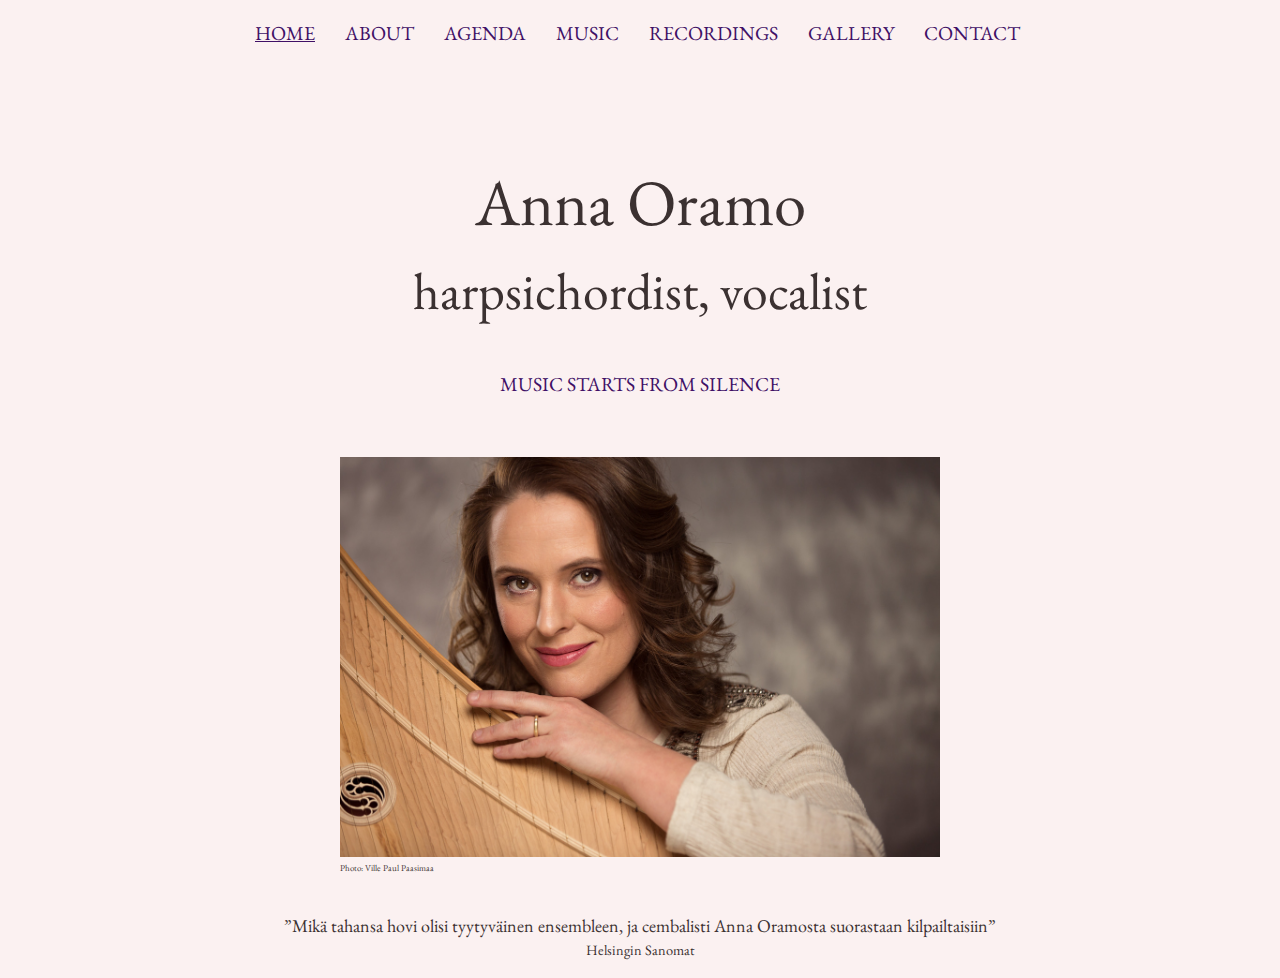
<file: index.html>
<!DOCTYPE html>
<html>
	<head>
		<meta charset="UTF-8">
		<title>Anna Oramo</title>
		<link rel="stylesheet" href="anna.css">
	</head>
	
	<body>		
		<menu class="hauptmenu">
		<li><a href="index.html" 	   class="menubutton_active">HOME</a></li>
		<li><a href="about.html"       class="menubutton">ABOUT</a></li>
		<li><a href="agenda.html"      class="menubutton">AGENDA</a></li>
		<li><a href="music.html"       class="menubutton">MUSIC</a></li>
		<li><a href="recordings.html"  class="menubutton">RECORDINGS</a></li>
		<li><a href="gallery.html"     class="menubutton">GALLERY</a></li>
		<li><a href="contact.html"     class="menubutton">CONTACT</a></li>
		</menu>
		
		<h1 style="margin-top:100px">
			Anna Oramo<br>
			<span style="font-size:0.8em">harpsichordist, vocalist</span>
		</h1>
		
		<h3 style="color: #3f1066; font-size: 1.1em">
			MUSIC STARTS FROM SILENCE
		</h3>
		
		
		<img alt="Anna Oramo" src="pics/IMG_6953.jpeg" style="margin-bottom:0px" class="portrait"></img>
		<p style="margin-left:100px" class="photogr">
			Photo: Ville Paul Paasimaa
		</p>
		
		<p class="source">
			
		
		<p class="source">”Mikä tahansa hovi olisi tyytyväinen ensembleen, ja cembalisti Anna Oramosta suorastaan kilpailtaisiin”<br>
			<span style="font-size:0.8em">Helsingin Sanomat</span>
		</p>

	</body>
</html>
</file>
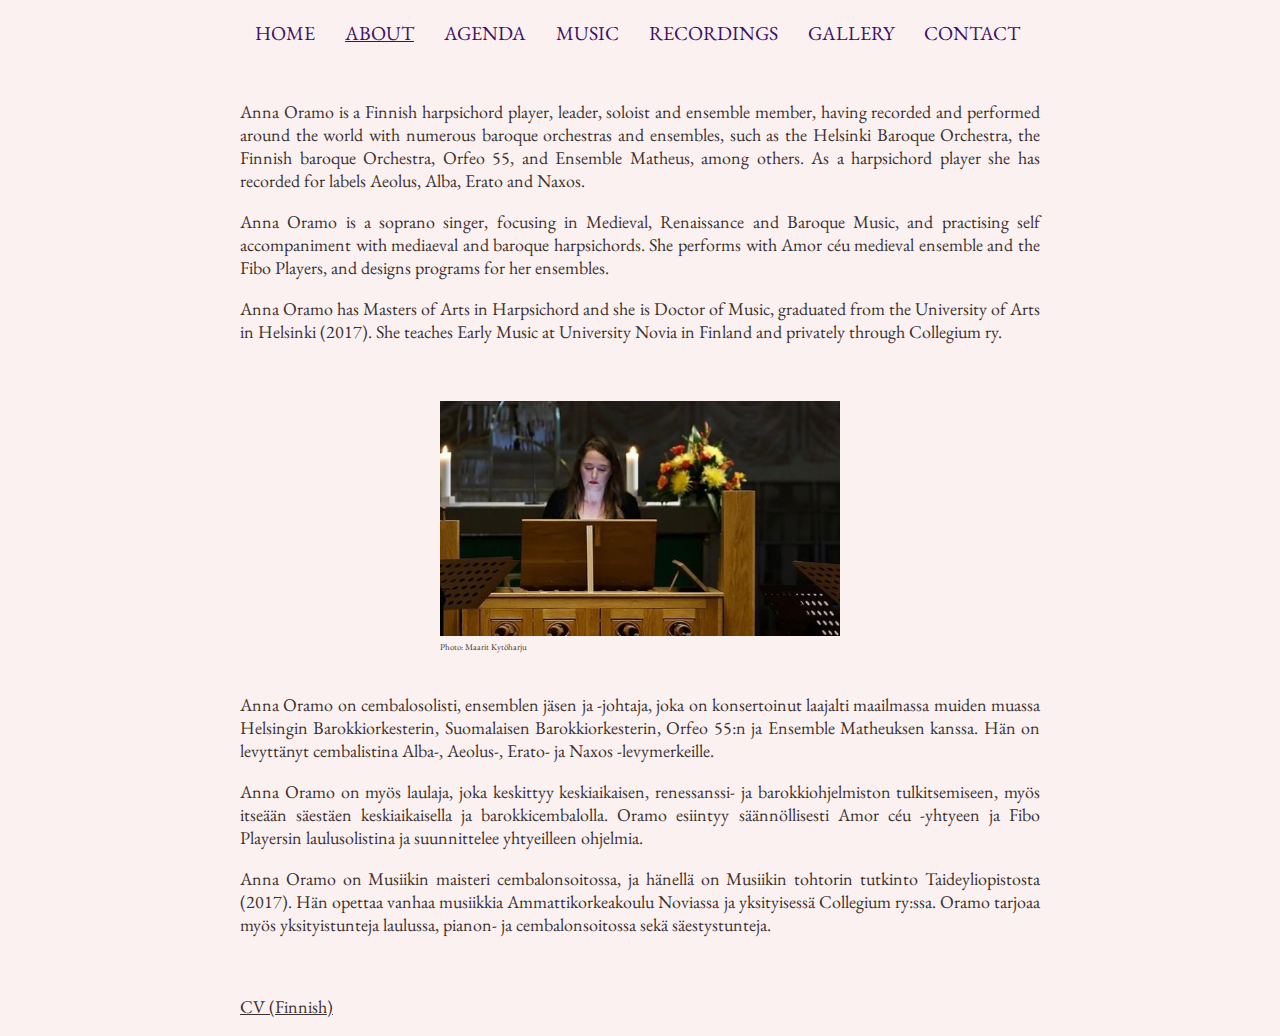
<file: about.html>
<!DOCTYPE html>
<html>
	<head>
		<meta charset="UTF-8">
		<title>About Anna Oramo</title>
		<link rel="stylesheet" href="anna.css">
	</head>
	<body>
		<menu class="hauptmenu">
		<li><a href="index.html" 	   class="menubutton">HOME</a></li>
		<li><a href="about.html"       class="menubutton_active">ABOUT</a></li>
		<li><a href="agenda.html"      class="menubutton">AGENDA</a></li>
		<li><a href="music.html"       class="menubutton">MUSIC</a></li>
		<li><a href="recordings.html"  class="menubutton">RECORDINGS</a></li>
		<li><a href="gallery.html"     class="menubutton">GALLERY</a></li>
		<li><a href="contact.html"     class="menubutton">CONTACT</a></li>
		</menu>	
		
		<p style="margin-top: 40px" class="block">
			Anna Oramo is a Finnish harpsichord player, leader, soloist and ensemble member, 
			having recorded and performed around the world with numerous baroque orchestras and ensembles, 
			such as the Helsinki Baroque Orchestra, the Finnish baroque Orchestra, Orfeo 55, and Ensemble Matheus, among others. As a harpsichord player she has recorded for labels Aeolus, Alba, Erato and Naxos.
		</p>
		<p class="block">
			Anna Oramo is a soprano singer, focusing in Medieval, Renaissance and Baroque Music, 
			and practising self accompaniment with mediaeval and baroque harpsichords. 
			She performs with Amor céu medieval ensemble and the Fibo Players, and designs programs for her ensembles.

		</p>
		<p class="block">
			Anna Oramo has Masters of Arts in Harpsichord and she is Doctor of Music, graduated from the University of Arts in Helsinki (2017). 
			She teaches Early Music at University Novia in Finland and privately through Collegium ry.
		</p>
		
		<img alt="Anna Oramo" src="pics/orgel.jpg" class="photogr"></img>
		<p class="photogr">Photo: Maarit Kytöharju</p>
		
		<p class="block">
			Anna Oramo on cembalosolisti, ensemblen jäsen ja -johtaja, 
			joka on konsertoinut laajalti maailmassa muiden muassa Helsingin Barokkiorkesterin, 
			Suomalaisen Barokkiorkesterin, Orfeo 55:n ja Ensemble Matheuksen kanssa. Hän on levyttänyt cembalistina Alba-, Aeolus-, Erato- ja Naxos -levymerkeille.
		</p>
		<p class="block">
			Anna Oramo on myös laulaja, joka keskittyy keskiaikaisen, 
			renessanssi- ja barokkiohjelmiston tulkitsemiseen, myös itseään säestäen keskiaikaisella ja barokkicembalolla. 
			Oramo esiintyy säännöllisesti Amor céu -yhtyeen ja Fibo Playersin laulusolistina ja suunnittelee yhtyeilleen ohjelmia. 
		</p>
		<p class="block">
			Anna Oramo on Musiikin maisteri cembalonsoitossa, ja hänellä on Musiikin tohtorin tutkinto Taideyliopistosta (2017). 
			Hän opettaa vanhaa musiikkia Ammattikorkeakoulu Noviassa ja yksityisessä Collegium ry:ssa. Oramo tarjoaa myös yksityistunteja laulussa, pianon- ja cembalonsoitossa sekä säestystunteja. 
		</p>
		<br>
		<p>
			<a href="cv.html">CV (Finnish)</a>
		</p>
		
		
	</body>
</html>
</file>
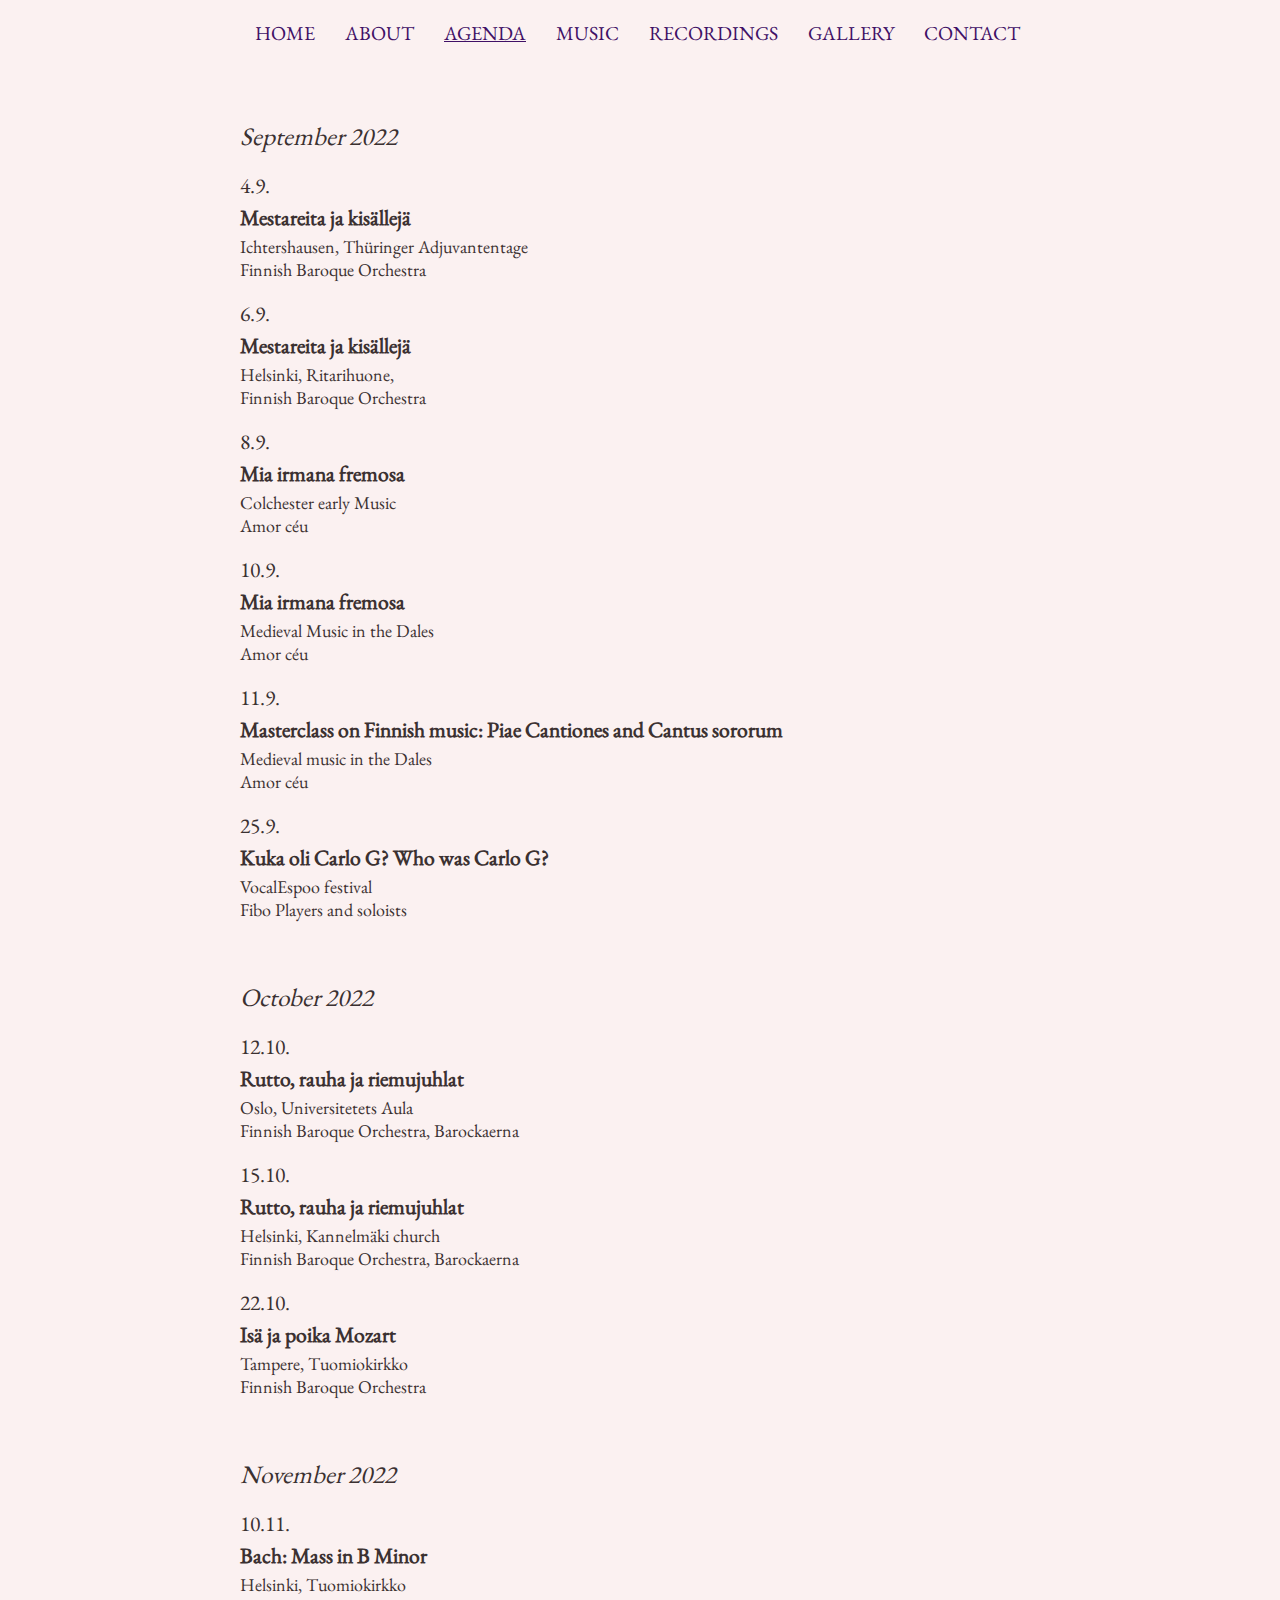
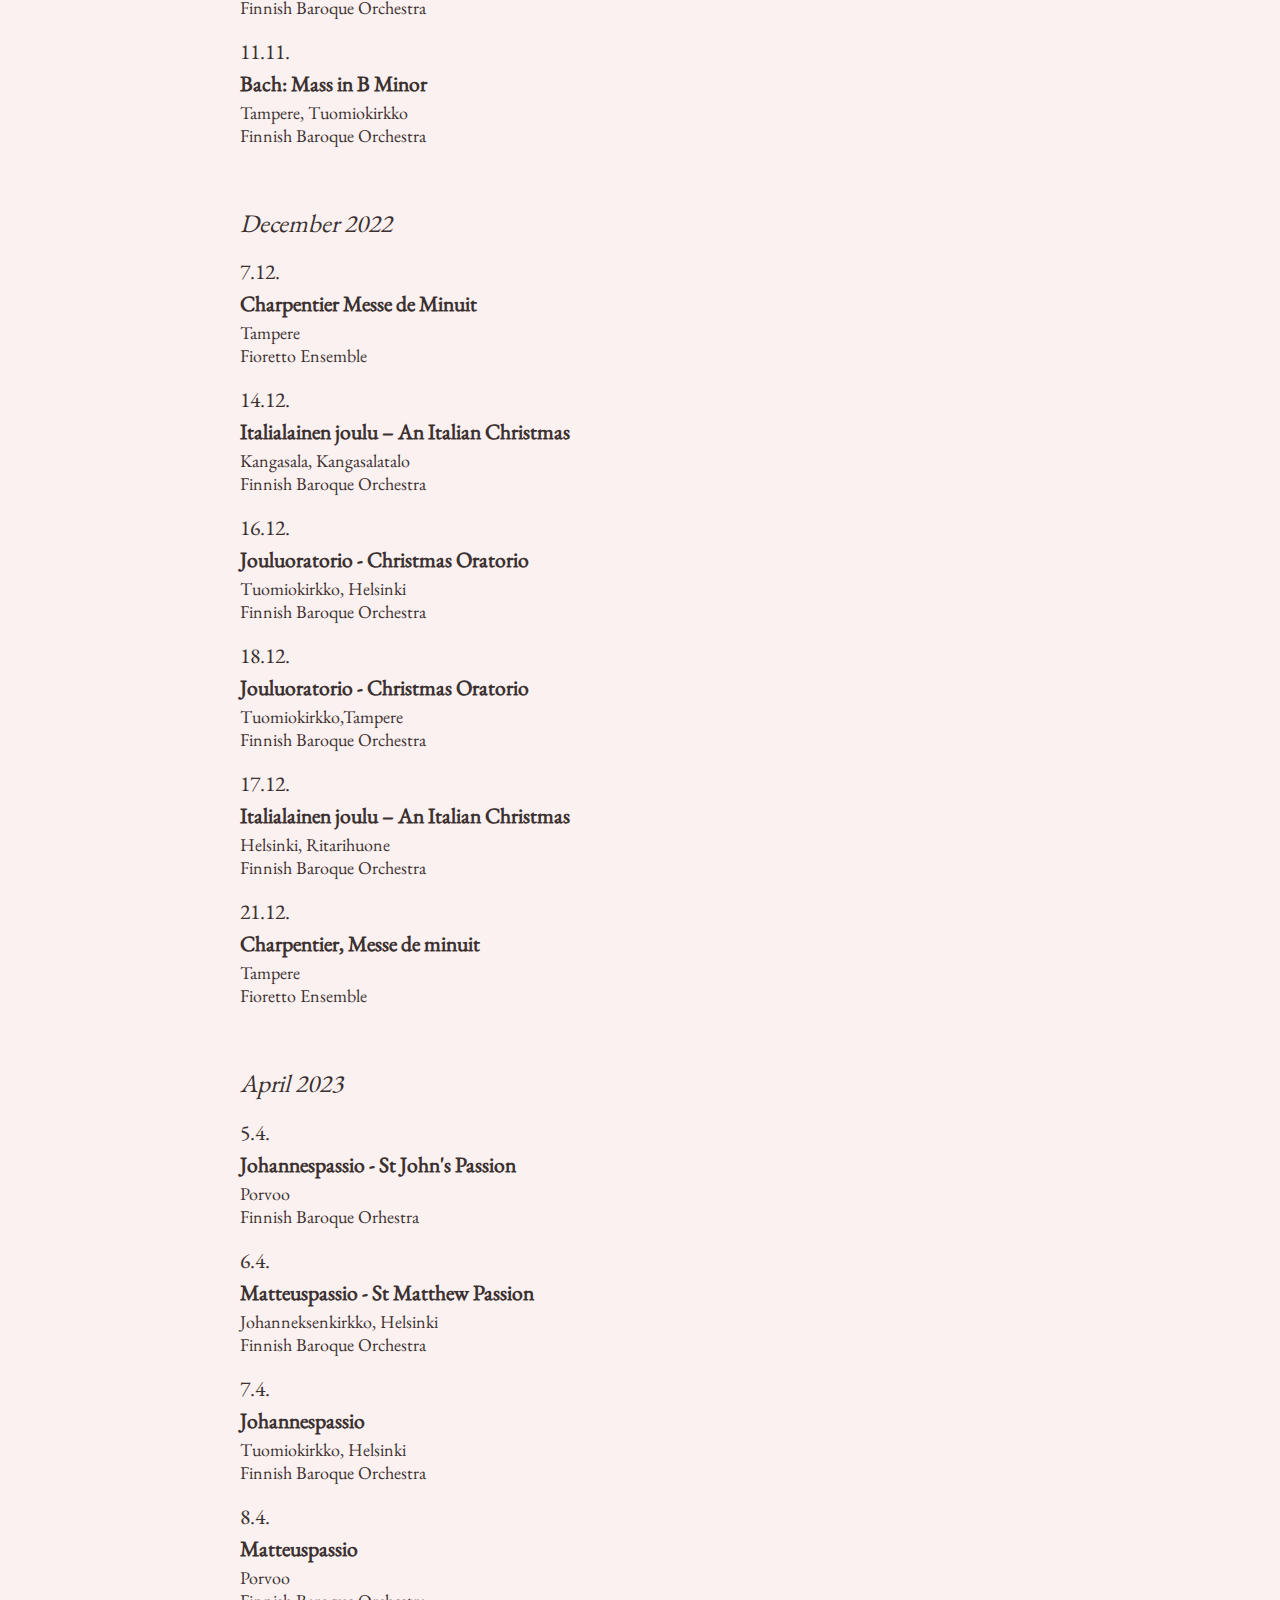
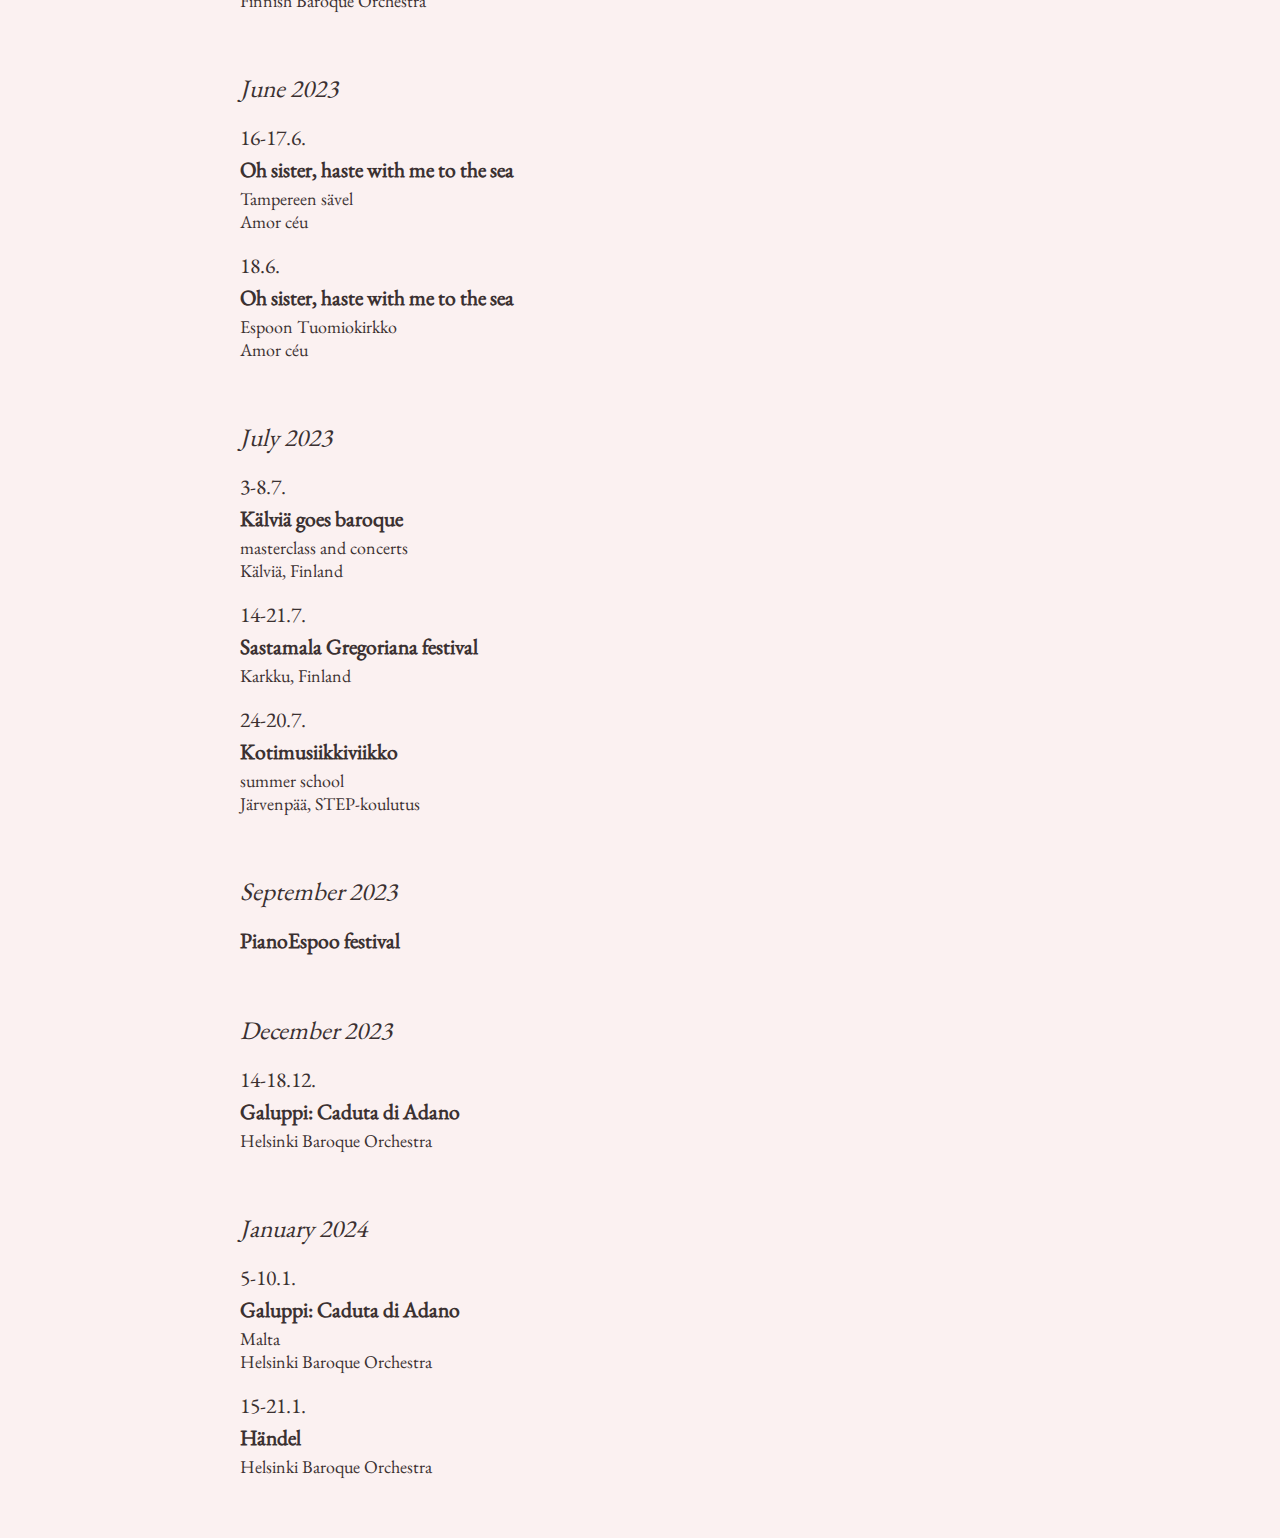
<file: agenda.html>
<!DOCTYPE html>
<html>
	<head>
		<meta charset="UTF-8">
		<title>Anna Oramo Agenda</title>
		<link rel="stylesheet" href="anna.css">
	</head>
	<body>
		<menu class="hauptmenu">
		<li><a href="index.html" 	   class="menubutton">HOME</a></li>
		<li><a href="about.html"       class="menubutton">ABOUT</a></li>
		<li><a href="agenda.html"      class="menubutton_active">AGENDA</a></li>
		<li><a href="music.html"       class="menubutton">MUSIC</a></li>
		<li><a href="recordings.html"  class="menubutton">RECORDINGS</a></li>
		<li><a href="gallery.html"     class="menubutton">GALLERY</a></li>
		<li><a href="contact.html"     class="menubutton">CONTACT</a></li>
		</menu>
				
		<h1 class="month">
			September 2022
		</h1>
		
		<h2 class="play">
			4.9.
		</h2>
		<h1 class="play">
			Mestareita ja kisällejä
		</h1>
		<p class="play">
			Ichtershausen, Thüringer Adjuvantentage<br>
			Finnish Baroque Orchestra
		</p>
		
		<h2 class="play">
			6.9.
		</h2>
		<h1 class="play">
			Mestareita ja kisällejä
		</h1>
		<p class="play">
			Helsinki, Ritarihuone,<br>
			Finnish Baroque Orchestra
		</p>		
		
		<h2 class="play">
			8.9.
		</h2>
		<h1 class="play">
			Mia irmana fremosa
		</h1>
		<p class="play">
			Colchester early Music<br>
			Amor céu
		</p>		
		
		<h2 class="play">
			10.9. 
		</h2>
		<h1 class="play">
			Mia irmana fremosa
		</h1>
		<p class="play">
			Medieval Music in the Dales<br>
			Amor céu
		</p>		
		
		<h2 class="play">
			11.9. 
		</h2>
		<h1 class="play">
			Masterclass on Finnish music: Piae Cantiones and Cantus sororum
		</h1>
		<p class="play">
			Medieval music in the Dales<br>
			Amor céu
		</p>		
		
		<h2 class="play">
			25.9. 
		</h2>
		<h1 class="play">
			Kuka oli Carlo G? Who was Carlo G?
		</h1>
		<p class="play">
			VocalEspoo festival<br>
			Fibo Players and soloists
		</p>
		
					
		<h1 class="month">
			October 2022
		</h1>		
		
		<h2 class="play">
			12.10. 
		</h2>
		<h1 class="play">
			Rutto, rauha ja riemujuhlat
		</h1>
		<p class="play">
			Oslo, Universitetets Aula<br>
			Finnish Baroque Orchestra, Barockaerna
		</p>		
		
		<h2 class="play">
			15.10. 
		</h2>
		<h1 class="play">
			Rutto, rauha ja riemujuhlat
		</h1>
		<p class="play">
			Helsinki, Kannelmäki church<br>
			Finnish Baroque Orchestra, Barockaerna
		</p>
		
		<h2 class="play">
			22.10. 
		</h2>
		<h1 class="play">
			Isä ja poika Mozart
		</h1>
		<p class="play">
			Tampere, Tuomiokirkko<br>
			Finnish Baroque Orchestra
		</p>
			
		
		<h1 class="month">			
			November 2022
		</h1>
		
		<h2 class="play">
			 10.11. 
		</h2>
		<h1 class="play">
			Bach: Mass in B Minor
		</h1>
		<p class="play">
			Helsinki, Tuomiokirkko<br>
			Finnish Baroque Orchestra
		</p>
		
		<h2 class="play">
			 11.11. 
		</h2>
		<h1 class="play">
			Bach: Mass in B Minor
		</h1>
		<p class="play">
			Tampere, Tuomiokirkko<br>
			Finnish Baroque Orchestra
		</p>
			
		
		<h1 class="month">
			December 2022
		</h1>
		
		<h2 class="play">
			 7.12. 
		</h2>
		<h1 class="play">
			Charpentier Messe de Minuit
		</h1>
		<p class="play">
			Tampere<br>
			Fioretto Ensemble
		</p>
		
		<h2 class="play">
			 14.12. 
		</h2>
		<h1 class="play">
			Italialainen joulu – An Italian Christmas
		</h1>
		<p class="play">
			Kangasala, Kangasalatalo<br>
			Finnish Baroque Orchestra
		</p>
		
		<h2 class="play">
			 16.12. 
		</h2>
		<h1 class="play">
			Jouluoratorio - Christmas Oratorio
		</h1>
		<p class="play">
			Tuomiokirkko, Helsinki<br>
			Finnish Baroque Orchestra
		</p>
		
		<h2 class="play">
			 18.12. 
		</h2>
		<h1 class="play">
			Jouluoratorio - Christmas Oratorio
		</h1>
		<p class="play">
			Tuomiokirkko,Tampere<br>
			Finnish Baroque Orchestra
		</p>
		
		<h2 class="play">
			 17.12. 
		</h2>
		<h1 class="play">
			Italialainen joulu – An Italian Christmas
		</h1>
		<p class="play">
			Helsinki, Ritarihuone<br>
			Finnish Baroque Orchestra
		</p>
		
		<h2 class="play">
			 21.12. 
		</h2>
		<h1 class="play">
			Charpentier, Messe de minuit
		</h1>
		<p class="play">
			Tampere<br>
			Fioretto Ensemble
		</p>
			
		
		<h1 class="month">
			April 2023
		</h1>
		
		<h2 class="play">
			 
		</h2>
		<h1 class="play">
			
		</h1>
		<p class="play">
			
		</p>
		
		<h2 class="play">	
			5.4.
		</h2>
		<h1 class="play">
			Johannespassio - St John's Passion
		</h1>
		<p class="play">
			Porvoo<br>
			Finnish Baroque Orhestra
		</p>
			
		<h2 class="play">	
			6.4.
		</h2>
		<h1 class="play">
			Matteuspassio - St Matthew Passion
		</h1>
		<p class="play">
			Johanneksenkirkko, Helsinki<br>
			Finnish Baroque Orchestra
		</p>
			
		<h2 class="play">	
			7.4.
		</h2>
		<h1 class="play">
			Johannespassio
		</h1>
		<p class="play">
			Tuomiokirkko, Helsinki<br>
			Finnish Baroque Orchestra
		</p>
			
		<h2 class="play">	
			8.4.
		</h2>
		<h1 class="play">
			Matteuspassio
		</h1>
		<p class="play">
			Porvoo<br>
			Finnish Baroque Orchestra
		</p>
			
		
		<h1 class="month">
			June 2023
		</h1>
		
		<h2 class="play">
			 16-17.6.
		</h2>
		<h1 class="play">
			Oh sister, haste with me to the sea
		</h1>
		<p class="play">
			Tampereen sävel<br>
			Amor céu 
		</p>
		
		<h2 class="play">
			 18.6.
		</h2>
		<h1 class="play">
			Oh sister, haste with me to the sea
		</h1>
		<p class="play">
			Espoon Tuomiokirkko<br>
			Amor céu
		</p>			
		
		<h1 class="month">
			July 2023
		</h1>
		
		<h2 class="play">
			 3-8.7.
		</h2>
		<h1 class="play">
			Kälviä goes baroque
		</h1>
		<p class="play">
			masterclass and concerts<br>
			Kälviä, Finland
		</p>
		
		<h2 class="play">
			 14-21.7.
		</h2>
		<h1 class="play">
			Sastamala Gregoriana festival
		</h1>
		<p class="play">
			Karkku, Finland
		</p>
		
		<h2 class="play">
			 24-20.7.
		</h2>
		<h1 class="play">
			Kotimusiikkiviikko 
		</h1>
		<p class="play">
			summer school<br>
			Järvenpää, STEP-koulutus
		</p>
		
		<h1 class="month">
			September 2023
		</h1>
		
		<h2 class="play">
			 
		</h2>
		<h1 class="play">
			PianoEspoo festival
		</h1>
		<p class="play">
			
		</p>			
		
		<h1 class="month">
			December 2023
		</h1>			
		<p>	
		<h2 class="play">
			14-18.12.
		</h2>
		<h1 class="play">
			Galuppi: Caduta di Adano
		</h1>
		<p class="play">
			Helsinki Baroque Orchestra		
		</p>
			
		
		<h1 class="month">
			January 2024
		</h1>
		
		<h2 class="play">
			 
		</h2>
		<h1 class="play">
			
		</h1>
		<p class="play">
			
		</p>
		
		<h2 class="play">	
			5-10.1.
		</h2>
		<h1 class="play">
			Galuppi: Caduta di Adano
		</h1>
		<p class="play">
			Malta<br>
			Helsinki Baroque Orchestra
		</p>
		
		<h2 class="play">	
			15-21.1.
		</h2>
		<h1 class="play">
			Händel
		</h1>
		<p class="play">
			Helsinki Baroque Orchestra			
		</p>
			
		<!-- template: month, date -->
		<h1 class="month">
			
		</h1>
		
		<h2 class="play">
			 
		</h2>
		<h1 class="play">
			
		</h1>
		<p class="play">
			
		</p>
		
		<h2 class="sing">
			 
		</h2>
		<h1 class="sing">
			
		</h1>
		<p class="sing">
			
		</p>
	
	</body>
</html>
</file>
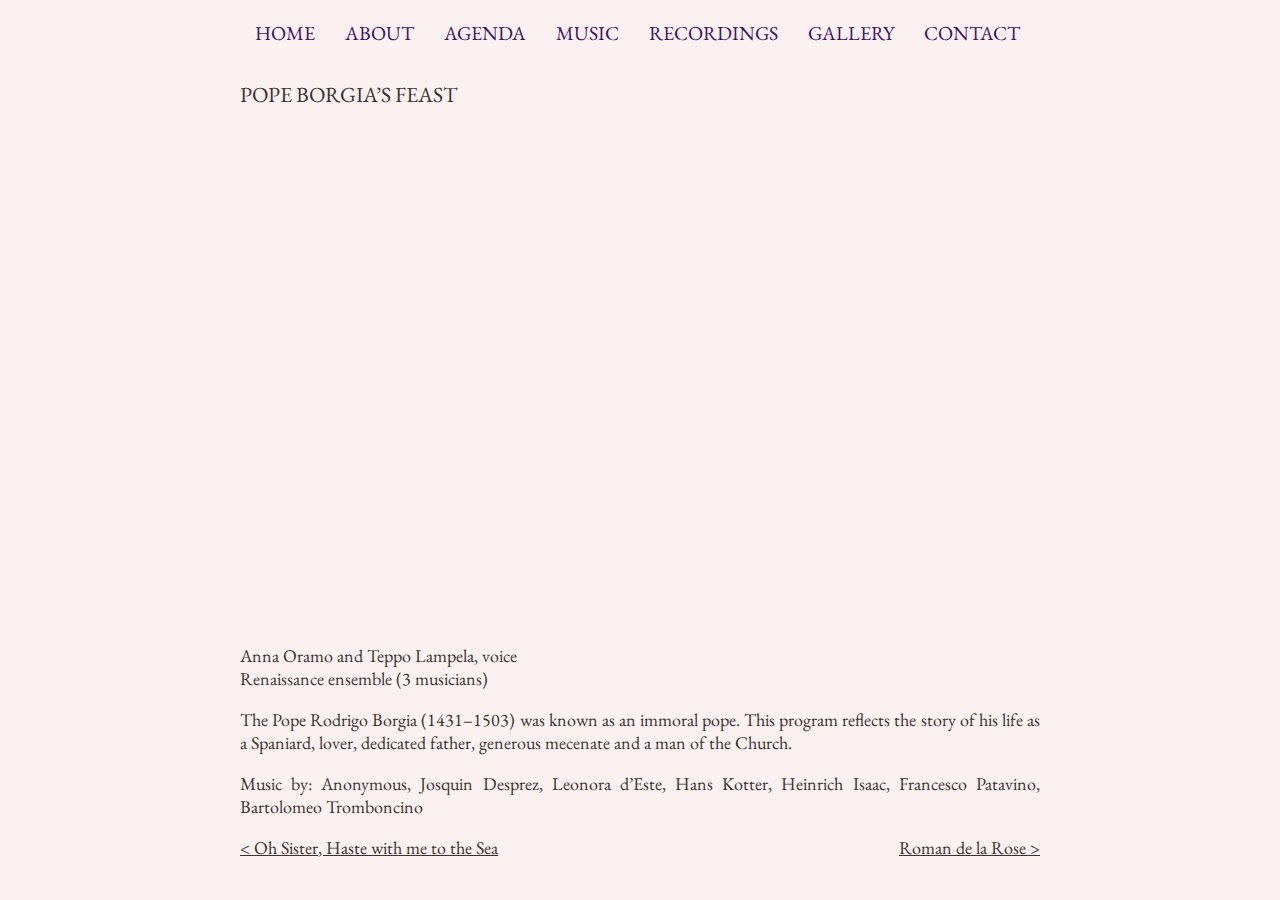
<file: borgia.html>
<!DOCTYPE html>
<html>
	<head>
		<meta charset="UTF-8">
		<title>Pope Borgia's Feast</title>
		<link rel="stylesheet" href="anna.css">
	</head>
	<body>
		<menu class="hauptmenu">
		<li><a href="index.html" 	   class="menubutton">HOME</a></li>
		<li><a href="about.html"       class="menubutton">ABOUT</a></li>
		<li><a href="agenda.html"      class="menubutton">AGENDA</a></li>
		<li><a href="music.html"       class="menubutton">MUSIC</a></li>
		<li><a href="recordings.html"  class="menubutton">RECORDINGS</a></li>
		<li><a href="gallery.html"     class="menubutton">GALLERY</a></li>
		<li><a href="contact.html"     class="menubutton">CONTACT</a></li>
		</menu>
		
		<h5>
			POPE BORGIA’S FEAST
		</h5>
		<br>
		<iframe width="800" height="480" src="https://www.youtube.com/embed/9UGuhI5sNO4" title="Bartolomeo Tromboncino: A la guerra" frameborder="0" allow="accelerometer; autoplay; clipboard-write; encrypted-media; gyroscope; picture-in-picture" allowfullscreen></iframe>
		<br>
		<p>
			Anna Oramo and Teppo Lampela, voice<br>
			Renaissance ensemble (3 musicians)
		</p>
		<p class="block">
			The Pope Rodrigo Borgia (1431–1503) was known as an immoral pope. This program reflects the story of his life as a Spaniard, lover, dedicated father, generous mecenate and a man of the Church.
		</p>
		<p class="block">
			Music by: Anonymous, Josquin Desprez, Leonora d’Este, Hans Kotter, Heinrich Isaac, Francesco Patavino, Bartolomeo Tromboncino
		</p>
		
		<p style="text-align:left;">
    		<a href="sister.html">&lt; Oh Sister, Haste with me to the Sea</a>
    		<span style="float:right;">
        		<a href="rose.html">Roman de la Rose &gt;</a>
    		</span>
		</p>

	</body>
</html>
</file>
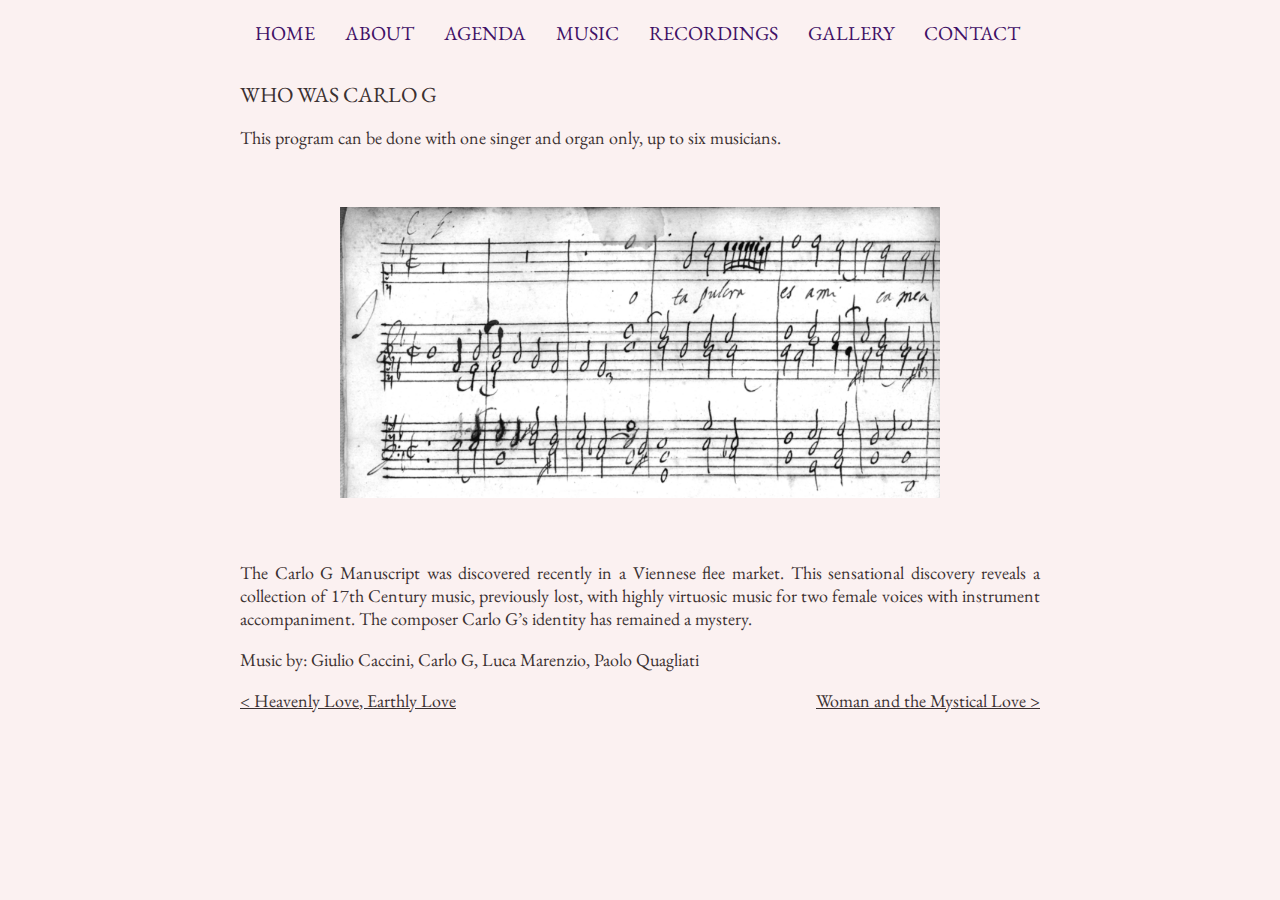
<file: carlo.html>
<!DOCTYPE html>
<html>
	<head>
		<meta charset="UTF-8">
		<title>Who was Carlo G?</title>
		<link rel="stylesheet" href="anna.css">
	</head>
	<body>
		<menu class="hauptmenu">
		<li><a href="index.html" 	   class="menubutton">HOME</a></li>
		<li><a href="about.html"       class="menubutton">ABOUT</a></li>
		<li><a href="agenda.html"      class="menubutton">AGENDA</a></li>
		<li><a href="music.html"       class="menubutton">MUSIC</a></li>
		<li><a href="recordings.html"  class="menubutton">RECORDINGS</a></li>
		<li><a href="gallery.html"     class="menubutton">GALLERY</a></li>
		<li><a href="contact.html"     class="menubutton">CONTACT</a></li>
		</menu>
		
	<h5>
		WHO WAS CARLO G
	</h5>
	<p>		
		This program can be done with one singer and organ only, up to six musicians.
	</p>
	
	<img alt="Tota pulchra es" src="pics/cg_tota.png" class="portrait">
	
	<p class="block">
		The Carlo G Manuscript was discovered recently in a Viennese flee market. 
		This sensational discovery reveals a collection of 17th Century music, previously lost, 
		with highly virtuosic music for two female voices with instrument accompaniment. 
		The composer Carlo G’s identity has remained a mystery.
	</p>
	<p>
		Music by: Giulio Caccini, Carlo G, Luca Marenzio, Paolo Quagliati
	</p>
		
		<p style="text-align:left;">
    		<a href="love.html">&lt; Heavenly Love, Earthly Love</a>
    		<span style="float:right;">
        		<a href="woman.html">Woman and the Mystical Love &gt;</a>
    		</span>
		</p>
		

	</body>
	
		


		
		
</html>
</file>
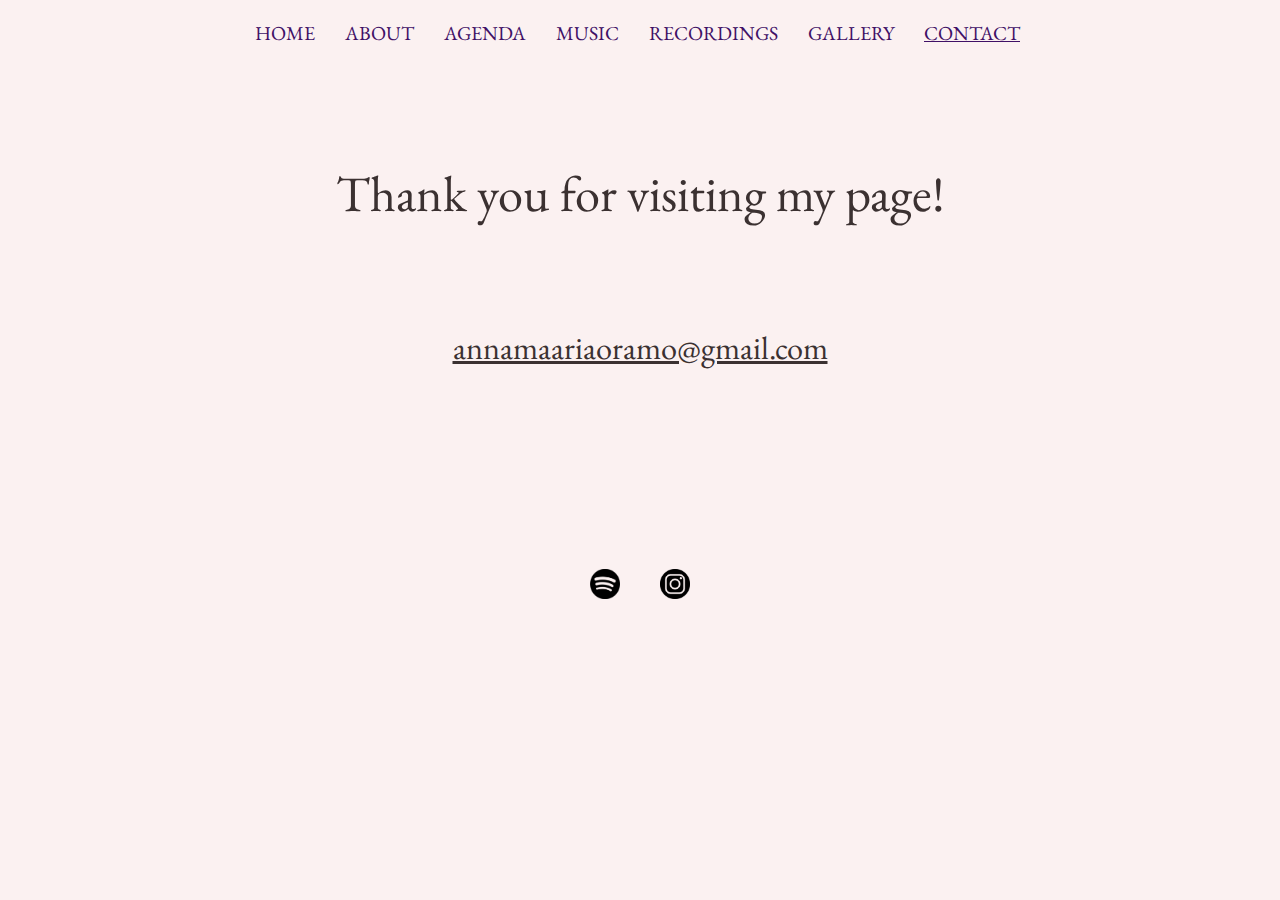
<file: contact.html>
<!DOCTYPE html>
<html>
	<head>
		<meta charset="UTF-8">
		<title>Contact Anna Oramo</title>
		<link rel="stylesheet" href="anna.css">
	</head>
	<body>
		<menu class="hauptmenu">
		<li><a href="index.html" 	   class="menubutton">HOME</a></li>
		<li><a href="about.html"       class="menubutton">ABOUT</a></li>
		<li><a href="agenda.html"      class="menubutton">AGENDA</a></li>
		<li><a href="music.html"       class="menubutton">MUSIC</a></li>
		<li><a href="recordings.html"  class="menubutton">RECORDINGS</a></li>
		<li><a href="gallery.html"     class="menubutton">GALLERY</a></li>
		<li><a href="contact.html"     class="menubutton_active">CONTACT</a></li>
		</menu>
		<h2 class="thanks">
			Thank you for visiting my page!
		</h2>
		<h6>
			<a href="mailto: annamaariaoramo@gmail.com">annamaariaoramo@gmail.com</a>
		</h6>
		<menu class="small">
			<a href="https://open.spotify.com/artist/3hpjGBPJQd993V8ZSrZWNH" target="_blank">
				<img alt="sp" src="pics/pngegg.png" class="small">
			</a>
			<!--img alt="f" src="pics/2168281.png" class="small"-->
			<a href="https://www.instagram.com/annaoramo" target="_blank">
				<img alt="inst" src="pics/logo-instagram-png-13564.png" class="small">
			</a>
		</menu>
	</body>
</html>
</file>
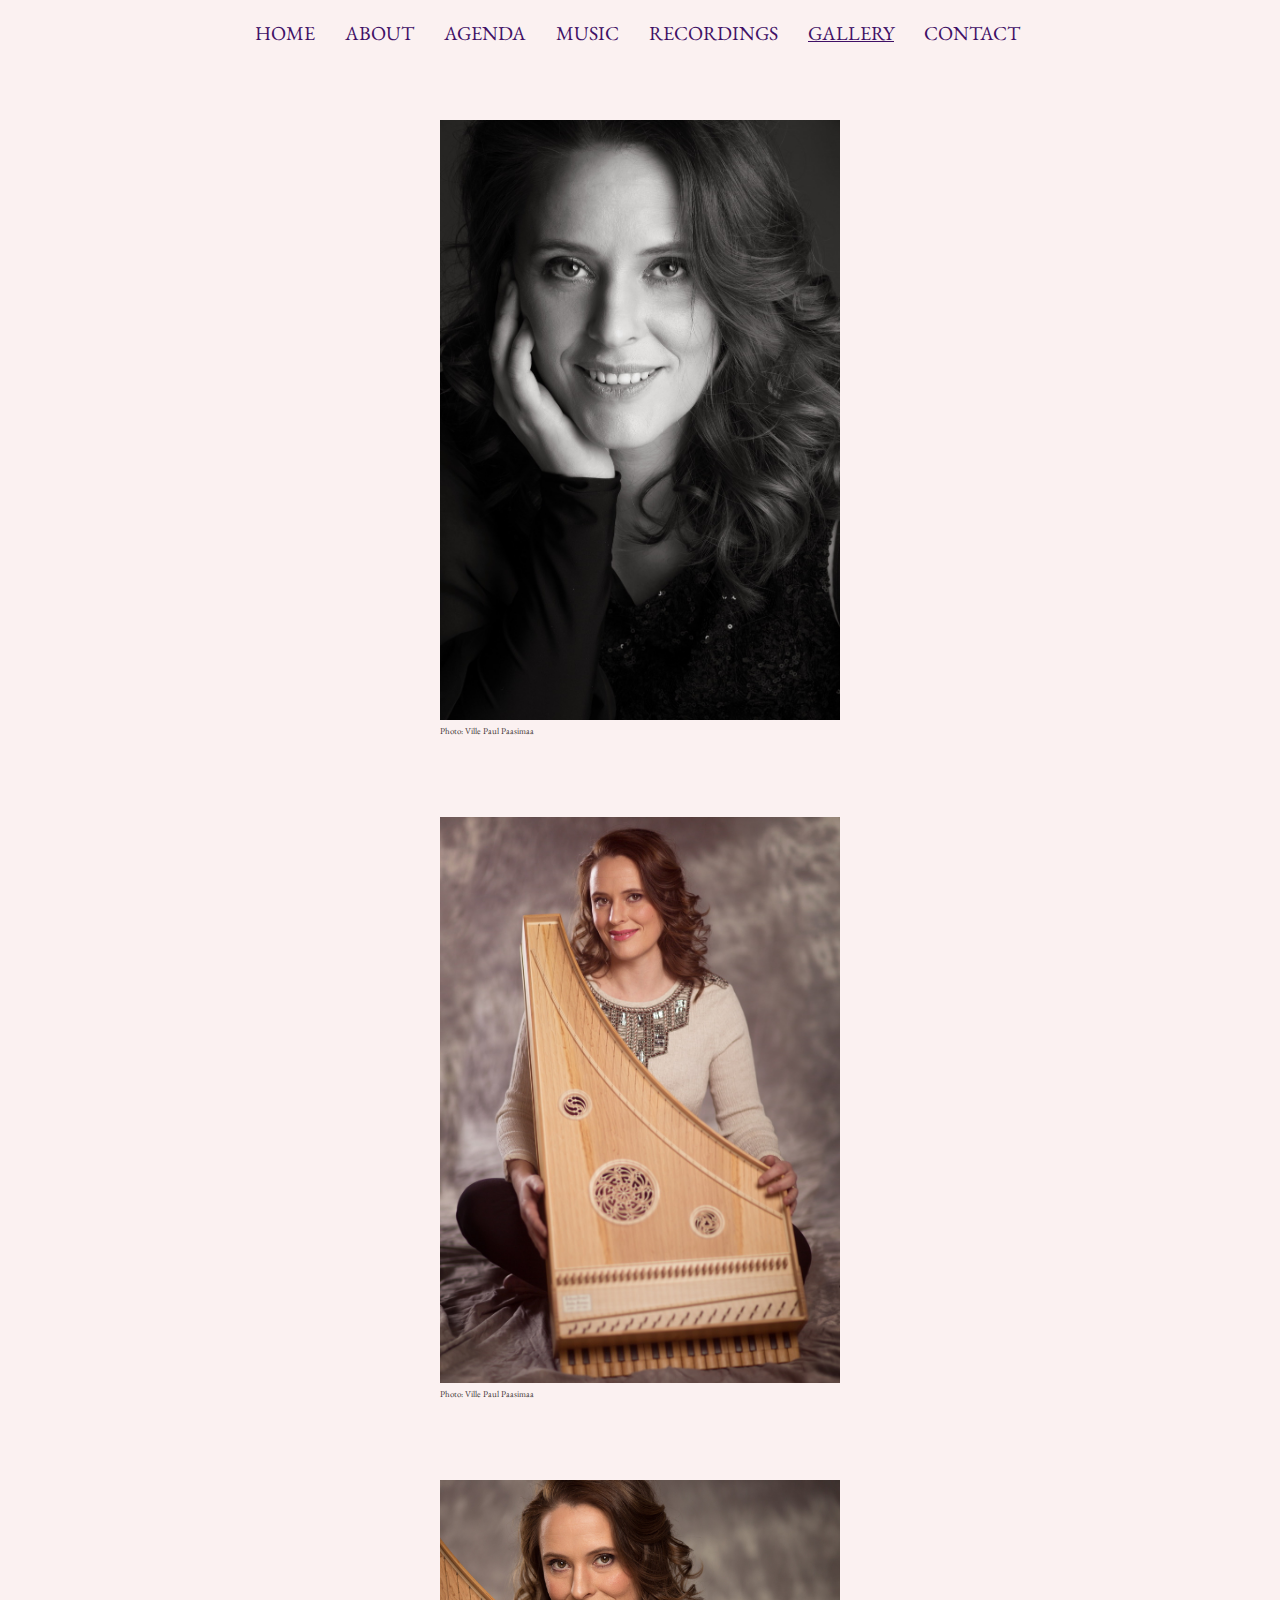
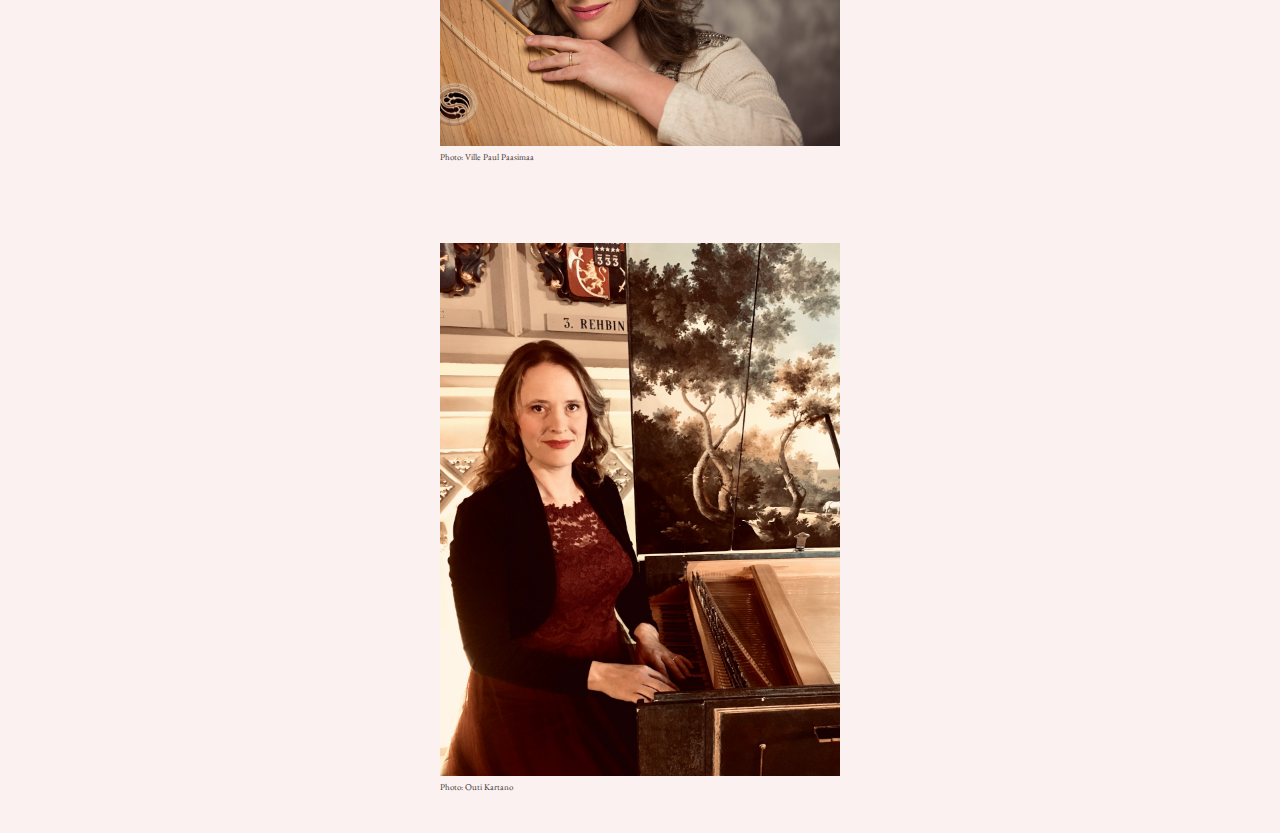
<file: gallery.html>
<!DOCTYPE html>
<html>
	<head>
		<meta charset="UTF-8">
		<title>Anna Oramo Gallery</title>
		<link rel="stylesheet" href="anna.css">
	</head>
	<body>
		<menu class="hauptmenu">
		<li><a href="index.html" 	   class="menubutton">HOME</a></li>
		<li><a href="about.html"       class="menubutton">ABOUT</a></li>
		<li><a href="agenda.html"      class="menubutton">AGENDA</a></li>
		<li><a href="music.html"       class="menubutton">MUSIC</a></li>
		<li><a href="recordings.html"  class="menubutton">RECORDINGS</a></li>
		<li><a href="gallery.html"     class="menubutton_active">GALLERY</a></li>
		<li><a href="contact.html"     class="menubutton">CONTACT</a></li>
		</menu>
				
		<img alt="Anna Oramo" src="pics/IMG_7844_bw.jpeg" class="photogr"></img>
		<p class="photogr">Photo: Ville Paul Paasimaa</p>	
		<img alt="Anna Oramo" src="pics/IMG_6851.jpeg" class="photogr"></img>
		<p class="photogr">Photo: Ville Paul Paasimaa</p>	
		<img alt="Anna Oramo" src="pics/IMG_6953.jpeg" class="photogr"></img>
		<p class="photogr">Photo: Ville Paul Paasimaa</p>
		<img alt="Anna Oramo" src="pics/IMG_7531.jpg" class="photogr"></img>
		<p class="photogr">Photo: Outi Kartano</p>
		<!--img alt="Anna Oramo" src="pics/IMG_3080.jpg" class="portrait"></img-->
		<!--img alt="Anna Oramo" src="pics/image0.jpeg" class="portrait"></img-->

	</body>
</html>
</file>
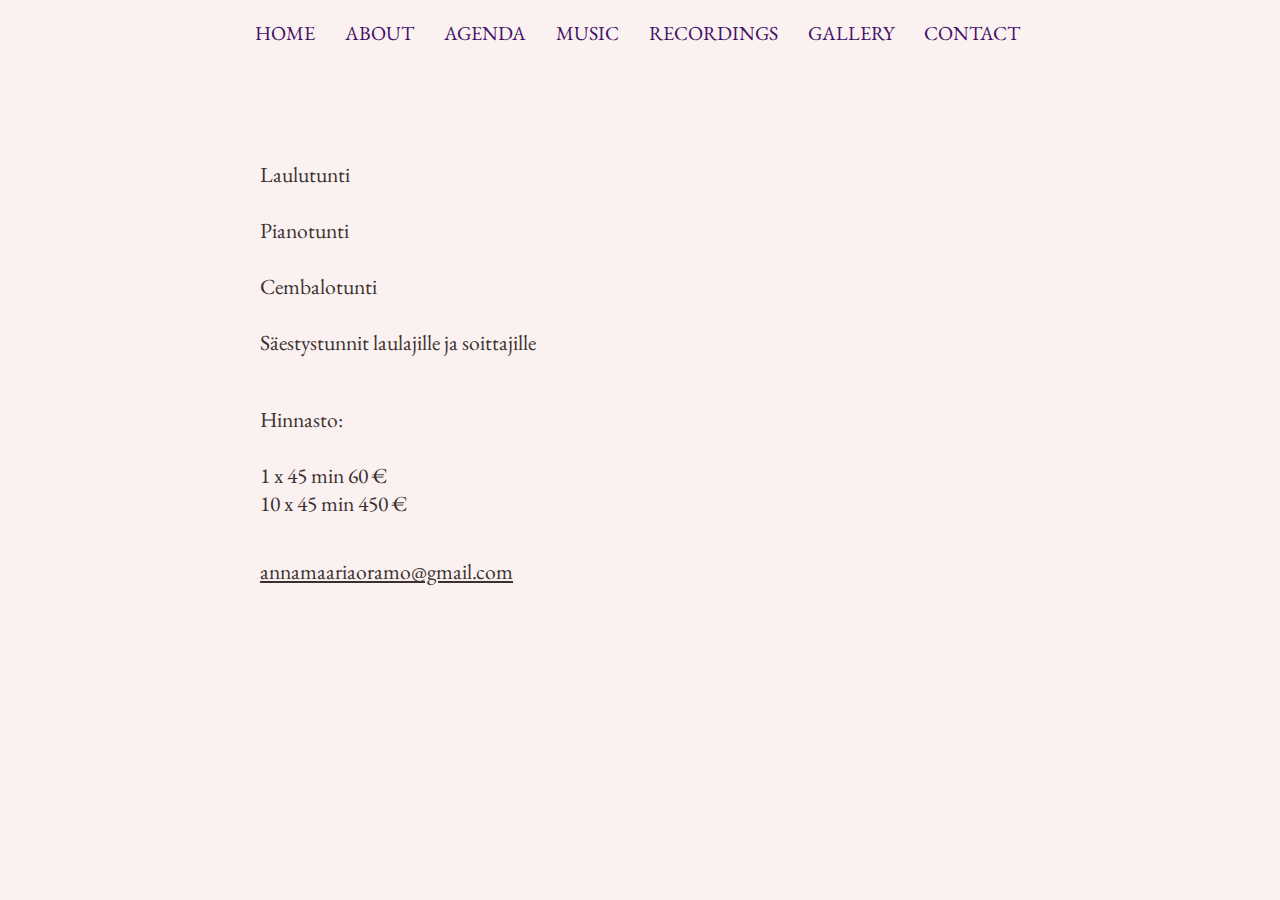
<file: lessons.html>
<!DOCTYPE html>
<html>
	<head>
		<meta charset="UTF-8">
		<title>Contact Anna Oramo</title>
		<link rel="stylesheet" href="anna.css">
	</head>
	<body>
		<menu class="hauptmenu">
		<li><a href="index.html" 	   class="menubutton">HOME</a></li>
		<li><a href="about.html"       class="menubutton">ABOUT</a></li>
		<li><a href="agenda.html"      class="menubutton">AGENDA</a></li>
		<li><a href="music.html"       class="menubutton">MUSIC</a></li>
		<li><a href="recordings.html"  class="menubutton">RECORDINGS</a></li>
		<li><a href="gallery.html"     class="menubutton">GALLERY</a></li>
		<li><a href="contact.html"     class="menubutton">CONTACT</a></li>
		</menu>
		
		<p style="margin-left: 20px; margin-top: 100px; font-size: 1.2em">		
			Laulutunti<br><br>	
			Pianotunti<br><br>	
			Cembalotunti<br><br>
			Säestystunnit laulajille ja soittajille<br><br>	
		</p>
		
		<p style="margin-left: 20px; font-size: 1.2em">
			Hinnasto:<br><br>		
			1 x 45 min 60 €<br>
			10 x 45 min 450 €
		</p>		
		
		<p style="margin-left: 20px; margin-top: 40px; font-size: 1.2em">
			<a href="mailto: annamaariaoramo@gmail.com">annamaariaoramo@gmail.com</a>
		</p>
		
			

	</body>
</html>
</file>
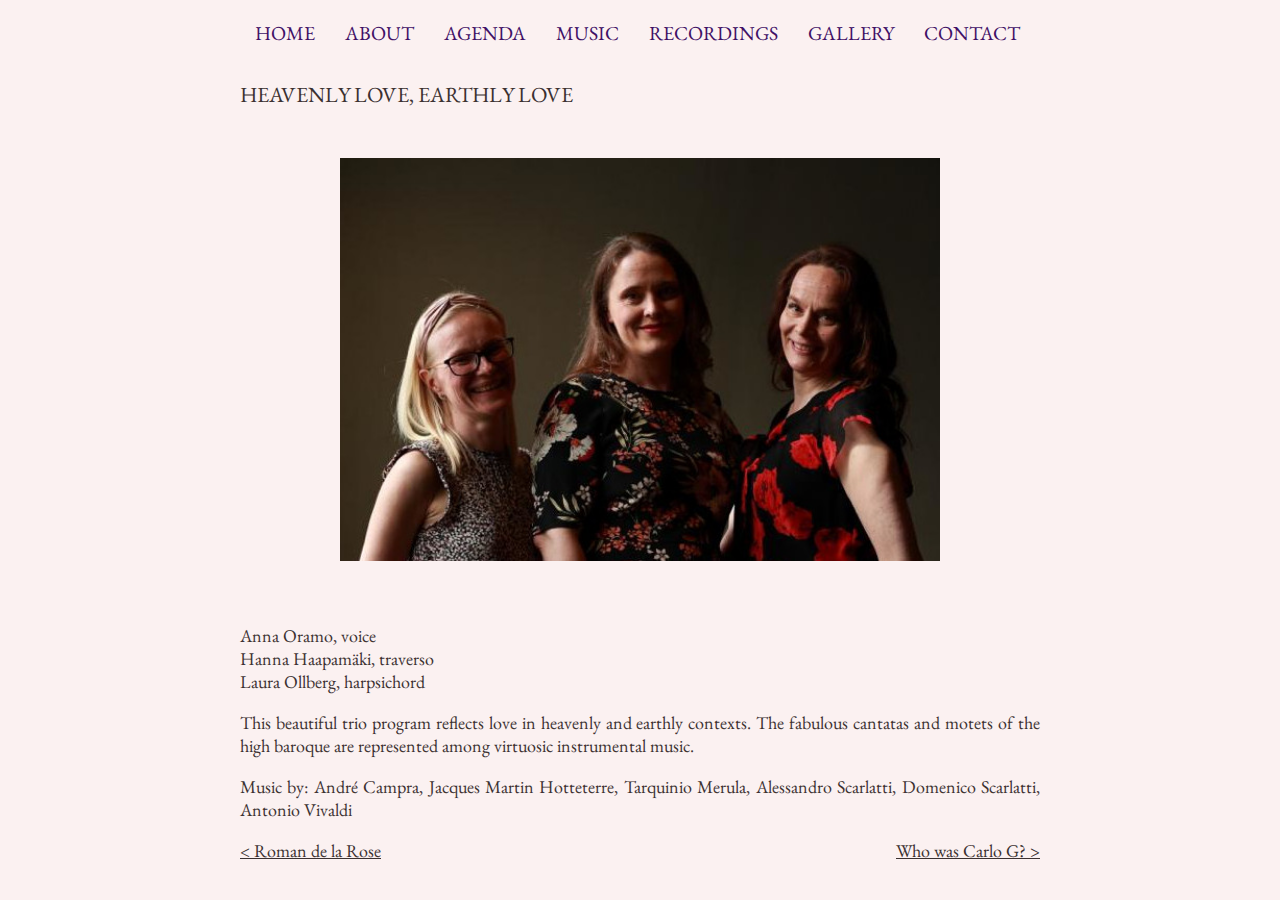
<file: love.html>
<!DOCTYPE html>
<html>
	<head>
		<meta charset="UTF-8">
		<title>Heavenly Love, Earthly Love</title>
		<link rel="stylesheet" href="anna.css">
	</head>
	<body>
		<menu class="hauptmenu">
		<li><a href="index.html" 	   class="menubutton">HOME</a></li>
		<li><a href="about.html"       class="menubutton">ABOUT</a></li>
		<li><a href="agenda.html"      class="menubutton">AGENDA</a></li>
		<li><a href="music.html"       class="menubutton">MUSIC</a></li>
		<li><a href="recordings.html"  class="menubutton">RECORDINGS</a></li>
		<li><a href="gallery.html"     class="menubutton">GALLERY</a></li>
		<li><a href="contact.html"     class="menubutton">CONTACT</a></li>
		</menu>
		
		<h5>
			HEAVENLY LOVE, EARTHLY LOVE<br>
		
		</h5>
		<img alt="Trio" src="pics/PHOTO-2022-05-18-11-59-49.jpg" class="portrait">
		<p>
			Anna Oramo, voice<br>
			Hanna Haapamäki, traverso<br>
			Laura Ollberg, harpsichord
		</p>
		<p class="block">
			This beautiful trio program reflects love in heavenly and earthly contexts. 
			The fabulous cantatas and motets of the high baroque are represented among virtuosic instrumental music.
		</p>
		<p class="block">
			Music by: André Campra, Jacques Martin Hotteterre, Tarquinio Merula, Alessandro Scarlatti, Domenico Scarlatti, Antonio Vivaldi
		</p>
		
		<p style="text-align:left;">
    		<a href="rose.html">&lt; Roman de la Rose</a>
    		<span style="float:right;">
        		<a href="carlo.html">Who was Carlo G? &gt;</a>
    		</span>
		</p>
		
	</body>
	

		

		

		

</html>
</file>
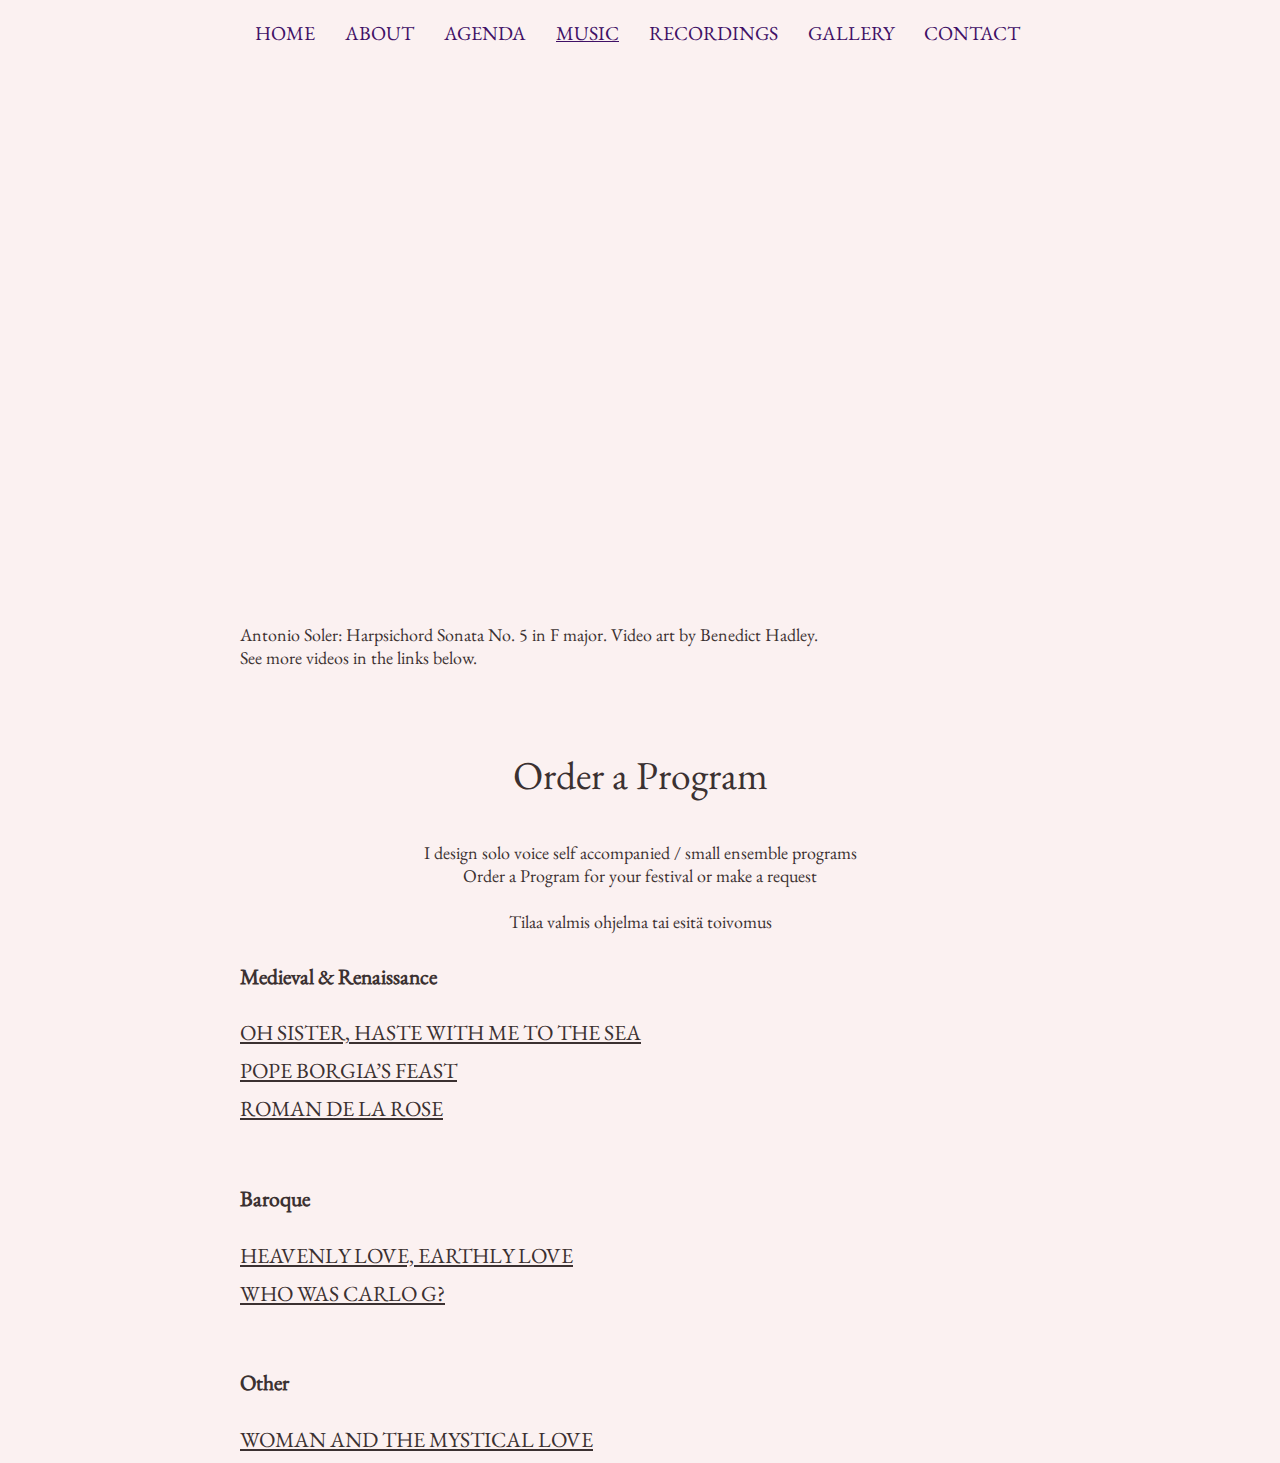
<file: music.html>
<!DOCTYPE html>
<html>
	<head>
		<meta charset="UTF-8">
		<title>Anna Oramo Music</title>
		<link rel="stylesheet" href="anna.css">
	</head>
	<body>
		<menu class="hauptmenu">
		<li><a href="index.html" 	   class="menubutton">HOME</a></li>
		<li><a href="about.html"       class="menubutton">ABOUT</a></li>
		<li><a href="agenda.html"      class="menubutton">AGENDA</a></li>
		<li><a href="music.html"       class="menubutton_active">MUSIC</a></li>
		<li><a href="recordings.html"  class="menubutton">RECORDINGS</a></li>
		<li><a href="gallery.html"     class="menubutton">GALLERY</a></li>
		<li><a href="contact.html"     class="menubutton">CONTACT</a></li>
		</menu>
				
		<iframe width="800" 
				height="480" 
				src="https://www.youtube.com/embed/CpppPxiItoc" 
				title="ANTONIO SOLER & NEW YORK" 
				frameborder="0" 
				allow="accelerometer; autoplay; clipboard-write; encrypted-media; gyroscope; picture-in-picture" 
				allowfullscreen
				style="margin-top: 40px">
		</iframe>
		<p>
			Antonio Soler: Harpsichord Sonata No. 5 in F major. Video art by Benedict Hadley.<BR>
			See more videos in the links below.
		</p>
		
		<br>
		
		<h3>
			Order a Program
		</h3>
		
		<p style="text-align: center">
			I design solo voice self accompanied / small ensemble programs<br>
			Order a Program for your festival or make a request<br><br>
			Tilaa valmis ohjelma tai esitä toivomus
		</p>
		
		<h4>
			Medieval &amp; Renaissance
		</h4>
		
		<h5>
			<a href="sister.html"> OH SISTER, HASTE WITH ME TO THE SEA</a>
		</h5>
		
		<h5>
			<a href ="borgia.html">POPE BORGIA’S FEAST</a>
		</h5>
		
		<h5>
			<a href="rose.html">ROMAN DE LA ROSE</a>
		</h5>
		
		<br>
		
		<h4>
			Baroque
		</h4>
		
		<h5>
			<a href="love.html">HEAVENLY LOVE, EARTHLY LOVE</a>
		</h5>
		
		<h5>
			<a href="carlo.html">WHO WAS CARLO G?</a>
		</h5>	
		
		<br>
		
		<h4>
			Other
		</h4>
		
		<h5>
			<a href="woman.html">WOMAN AND THE MYSTICAL LOVE</a>
		</h5>
		
	</body>
</html>
</file>
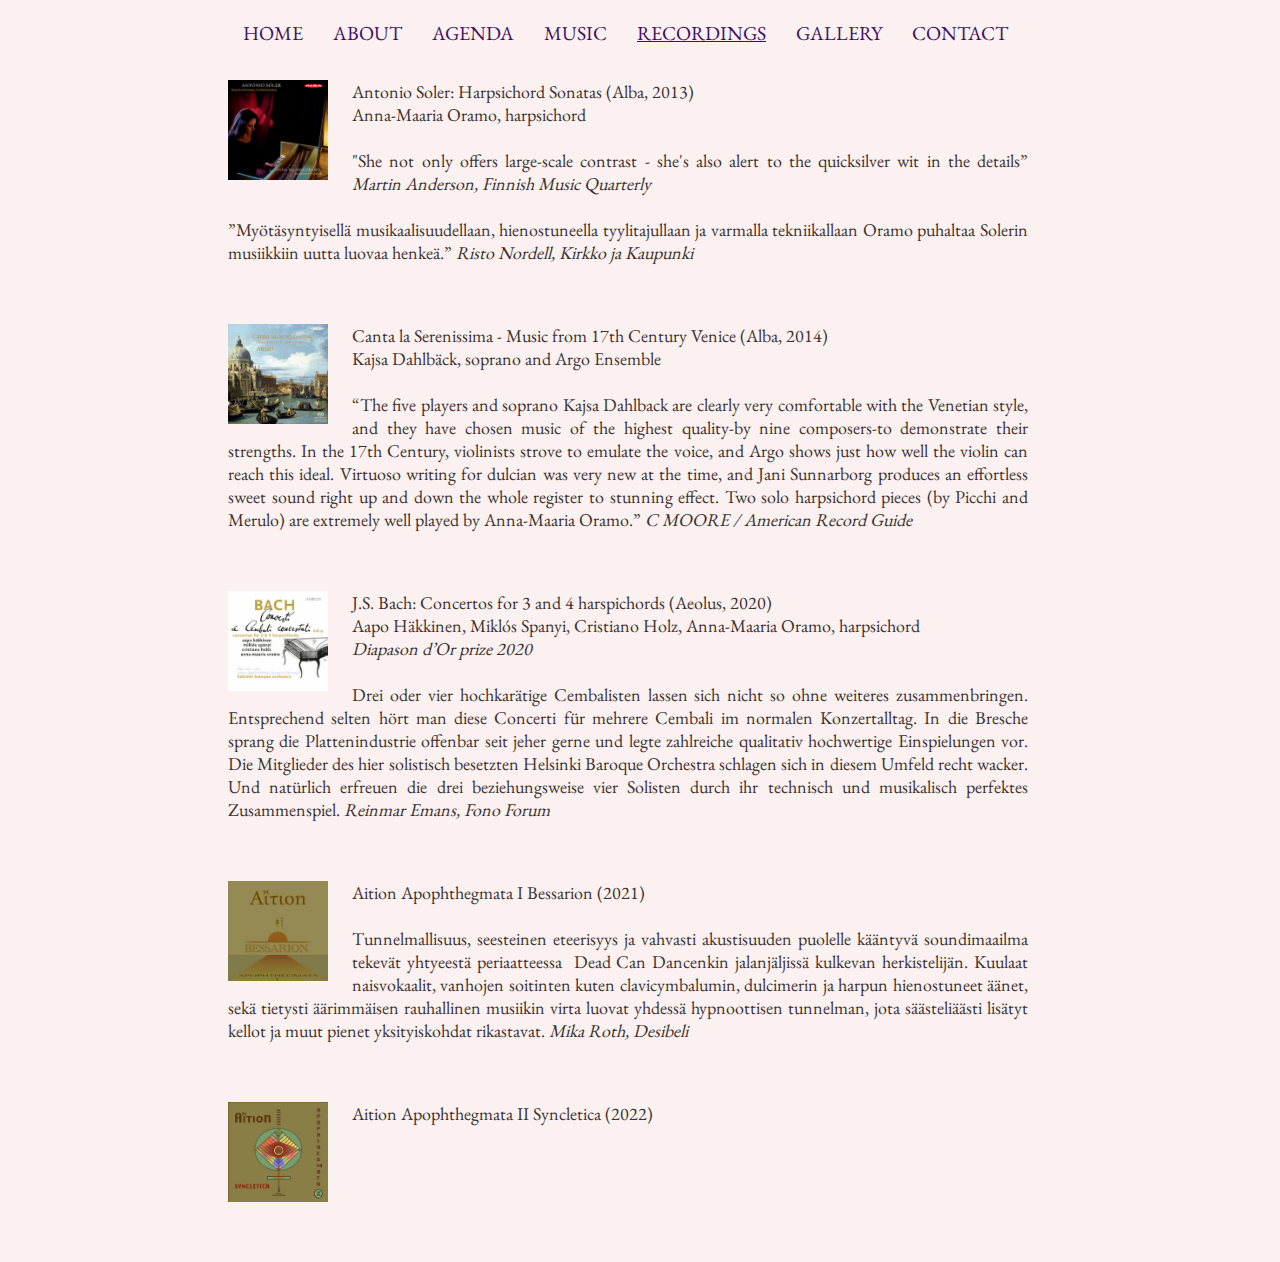
<file: recordings.html>
<!DOCTYPE html>
<html>
	<head>
		<meta charset="UTF-8">
		<title>Anna Oramo Recordings</title>
		<link rel="stylesheet" href="anna.css">
	</head>
	<body>
		<menu class="hauptmenu">
		<li><a href="index.html" 	   class="menubutton">HOME</a></li>
		<li><a href="about.html"       class="menubutton">ABOUT</a></li>
		<li><a href="agenda.html"      class="menubutton">AGENDA</a></li>
		<li><a href="music.html"       class="menubutton">MUSIC</a></li>
		<li><a href="recordings.html"  class="menubutton_active">RECORDINGS</a></li>
		<li><a href="gallery.html"     class="menubutton">GALLERY</a></li>
		<li><a href="contact.html"     class="menubutton">CONTACT</a></li>
		</menu>
		
		<p class="cd">
			<a href="https://open.spotify.com/album/1WxGUHqWDemKSKZXu8ul0C" target="_blank" class="cd">
				<img alt="" src="pics/soler.png" class="cd">
			</a>
			Antonio Soler: Harpsichord Sonatas (Alba, 2013)<br>
			Anna-Maaria Oramo, harpsichord <br><br>
			"She not only offers large-scale contrast - she's also alert to the quicksilver wit in the details” <i>Martin Anderson, Finnish Music Quarterly</i><br><br>
			”Myötäsyntyisellä musikaalisuudellaan, hienostuneella tyylitajullaan ja varmalla tekniikallaan Oramo puhaltaa Solerin musiikkiin uutta luovaa henkeä.” <i>Risto Nordell, Kirkko ja Kaupunki</i>
		</p>
			
		<p class="cd">
			<a href="https://open.spotify.com/album/4H5WYtngYKpCMD73BM02BI" target="_blank" class="cd">
				<img alt="" src="pics/canta.png" class="cd">
			</a>
			Canta la Serenissima - Music from 17th Century Venice (Alba, 2014)<br>
			Kajsa Dahlbäck, soprano and Argo Ensemble<br><br>
			“The five players and soprano Kajsa Dahlback are clearly very comfortable with the Venetian style, and they have chosen music of the highest quality-by nine composers-to demonstrate their strengths.
			In the 17th Century, violinists strove to emulate the voice, and Argo shows just how well the violin can reach this ideal. 
			Virtuoso writing for dulcian was very new at the time, and Jani Sunnarborg produces an effortless sweet sound right up and down the whole register to stunning effect. 
			Two solo harpsichord pieces (by Picchi and Merulo) are extremely well played by Anna-Maaria Oramo.”
			<i>C MOORE / American Record Guide</i>
		</p><br>
		
		<p class="cd">		
			<a href="https://open.spotify.com/album/74p0qsjgquA2GO8ByWZAcp" target="_blank" class="cd">
				<img alt="" src="pics/bach.png" class="cd">
			</a>
			J.S. Bach: Concertos for 3 and 4 harspichords (Aeolus, 2020)<br>
			Aapo Häkkinen, Miklós Spanyi, Cristiano Holz, Anna-Maaria Oramo, harpsichord<br>
			<i>Diapason d’Or prize 2020</i><br><br>
			Drei oder vier hochkarätige Cembalisten lassen sich nicht so ohne weiteres zusammenbringen. 
			Entsprechend selten hört man diese Concerti für mehrere Cembali im normalen Konzertalltag. 
			In die Bresche sprang die Plattenindustrie offenbar seit jeher gerne und legte zahlreiche qualitativ hochwertige Einspielungen vor. 
			Die Mitglieder des hier solistisch besetzten Helsinki Baroque Orchestra schlagen sich in diesem Umfeld recht wacker. 
			Und natürlich erfreuen die drei beziehungsweise vier Solisten durch ihr technisch und musikalisch perfektes Zusammenspiel.
			<i>Reinmar Emans, Fono Forum</i>
		</p>
		
		<p class="cd">		
			<a href="https://open.spotify.com/album/54eNHcZtWaCS3QoDGfInEf" target="_blank" class="cd">
				<img alt="" src="pics/aition1.png" class="cd">
			</a>
			Aition Apophthegmata I Bessarion (2021)<br><br>
			Tunnelmallisuus, seesteinen eteerisyys ja vahvasti akustisuuden puolelle kääntyvä soundimaailma tekevät yhtyeestä periaatteessa 
			Dead Can Dancenkin jalanjäljissä kulkevan herkistelijän. Kuulaat naisvokaalit, vanhojen soitinten kuten clavicymbalumin, dulcimerin 
			ja harpun hienostuneet äänet, sekä tietysti äärimmäisen rauhallinen musiikin virta luovat yhdessä hypnoottisen tunnelman, 
			jota säästeliäästi lisätyt kellot ja muut pienet yksityiskohdat rikastavat.
			<i>Mika Roth, Desibeli</i>
		</p>
		
		<p class="cd">		
			<a href="https://open.spotify.com/album/3XF6xohD7Cmo8Qznb4zRdT" target="_blank" class="cd">
				<img alt="" src="pics/aition2.png" class="cd">
			</a>
			Aition Apophthegmata II Syncletica (2022)
		</p>

	</body>
</html>
</file>
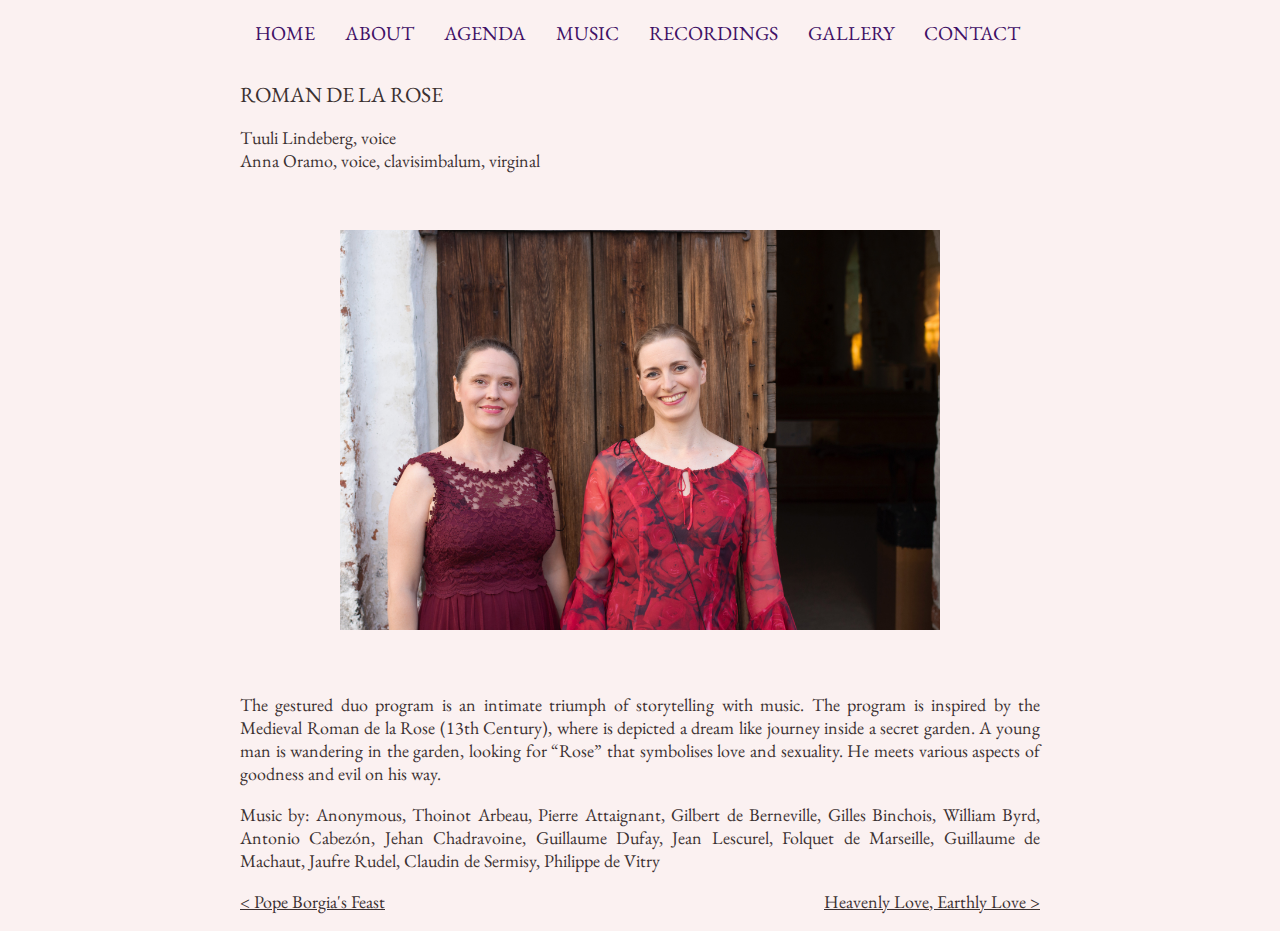
<file: rose.html>
<!DOCTYPE html>
<html>
	<head>
		<meta charset="UTF-8">
		<title>Roman de la Rose</title>
		<link rel="stylesheet" href="anna.css">
	</head>
	<body>
		<menu class="hauptmenu">
		<li><a href="index.html" 	   class="menubutton">HOME</a></li>
		<li><a href="about.html"       class="menubutton">ABOUT</a></li>
		<li><a href="agenda.html"      class="menubutton">AGENDA</a></li>
		<li><a href="music.html"       class="menubutton">MUSIC</a></li>
		<li><a href="recordings.html"  class="menubutton">RECORDINGS</a></li>
		<li><a href="gallery.html"     class="menubutton">GALLERY</a></li>
		<li><a href="contact.html"     class="menubutton">CONTACT</a></li>
		</menu>
		
		<h5>
			ROMAN DE LA ROSE<br>
		
		</h5>
		<p>
			Tuuli Lindeberg, voice<br>
			Anna Oramo, voice, clavisimbalum, virginal
		</p>
		
		<img alt="Rose" src="pics/t_a.jpeg" class="portrait">
		
		<p class="block">
			The gestured duo program is an intimate triumph of storytelling with music. 
			The program is inspired by the Medieval Roman de la Rose (13th Century), 
			where is depicted a dream like journey inside a secret garden. 
			A young man is wandering in the garden, looking for “Rose” that symbolises love and sexuality. 
			He meets various aspects of goodness and evil on his way.
		</p>
		<p class="block">
			Music by: Anonymous, Thoinot Arbeau, Pierre Attaignant, Gilbert de Berneville, Gilles Binchois, William Byrd, 
			Antonio Cabezón, Jehan Chadravoine, Guillaume Dufay, Jean Lescurel, Folquet de Marseille, 
			Guillaume de Machaut, Jaufre Rudel, Claudin de Sermisy, Philippe de Vitry
		</p>
		
		<p style="text-align:left;">
    		<a href="borgia.html">&lt; Pope Borgia's Feast</a>
    		<span style="float:right;">
        		<a href="love.html">Heavenly Love, Earthly Love &gt;</a>
    		</span>
		</p>

	</body>
</html>
</file>
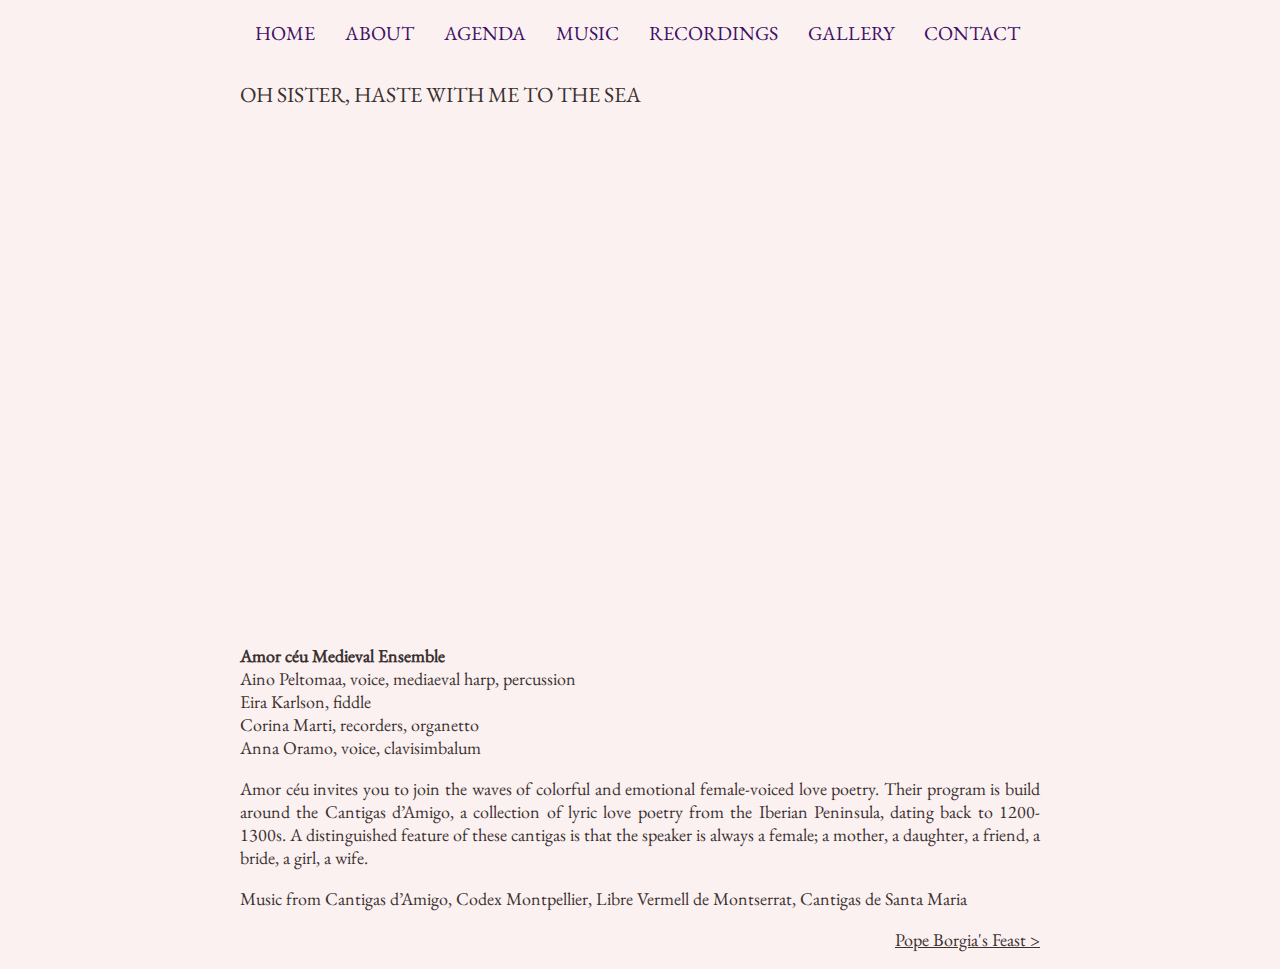
<file: sister.html>
<!DOCTYPE html>
<html>
	<head>
		<meta charset="UTF-8">
		<title>Oh Sister haste with me to the Sea</title>
		<link rel="stylesheet" href="anna.css">
	</head>
	<body>
		<menu class="hauptmenu">
		<li><a href="index.html" 	   class="menubutton">HOME</a></li>
		<li><a href="about.html"       class="menubutton">ABOUT</a></li>
		<li><a href="agenda.html"      class="menubutton">AGENDA</a></li>
		<li><a href="music.html"       class="menubutton">MUSIC</a></li>
		<li><a href="recordings.html"  class="menubutton">RECORDINGS</a></li>
		<li><a href="gallery.html"     class="menubutton">GALLERY</a></li>
		<li><a href="contact.html"     class="menubutton">CONTACT</a></li>
		</menu>
		
		<h5>
			OH SISTER, HASTE WITH ME TO THE SEA<br>
			
		</h5>
		<br>			
		<iframe width="800" height="480" 
		        src="https://www.youtube.com/embed/oonocHfQLkc" 
		        title="Quantas sabedes amare amigo by Amor Céu" 
		        frameborder="0" 
		        allow="accelerometer; autoplay; clipboard-write; encrypted-media; gyroscope; picture-in-picture" 
		        allowfullscreen>
		</iframe>
		<br>
		<p>
			<b>Amor céu Medieval Ensemble</b><br>
			Aino Peltomaa, voice, mediaeval harp, percussion<br>
			Eira Karlson, fiddle<br>
			Corina Marti, recorders, organetto<br>
			Anna Oramo, voice, clavisimbalum
		</p>
		<p class="block">
			Amor céu invites you to join the waves of colorful and emotional female-voiced love poetry. 
			Their program is build around the Cantigas d’Amigo, a collection of lyric love poetry from the Iberian Peninsula, dating back to 1200-1300s. 
			A distinguished feature of these cantigas is that the speaker is always a female; a mother, a daughter, a friend, a bride, a girl, a wife.
		</p>
		<p>
			Music from Cantigas d’Amigo, Codex Montpellier, Libre Vermell de Montserrat, Cantigas de Santa Maria	
		</p>
		
		<p style="text-align:left;">
    		&nbsp;
    		<span style="float:right;">
        		<a href="borgia.html">Pope Borgia's Feast &gt;</a>
    		</span>
		</p>
	</body>
</html>
</file>
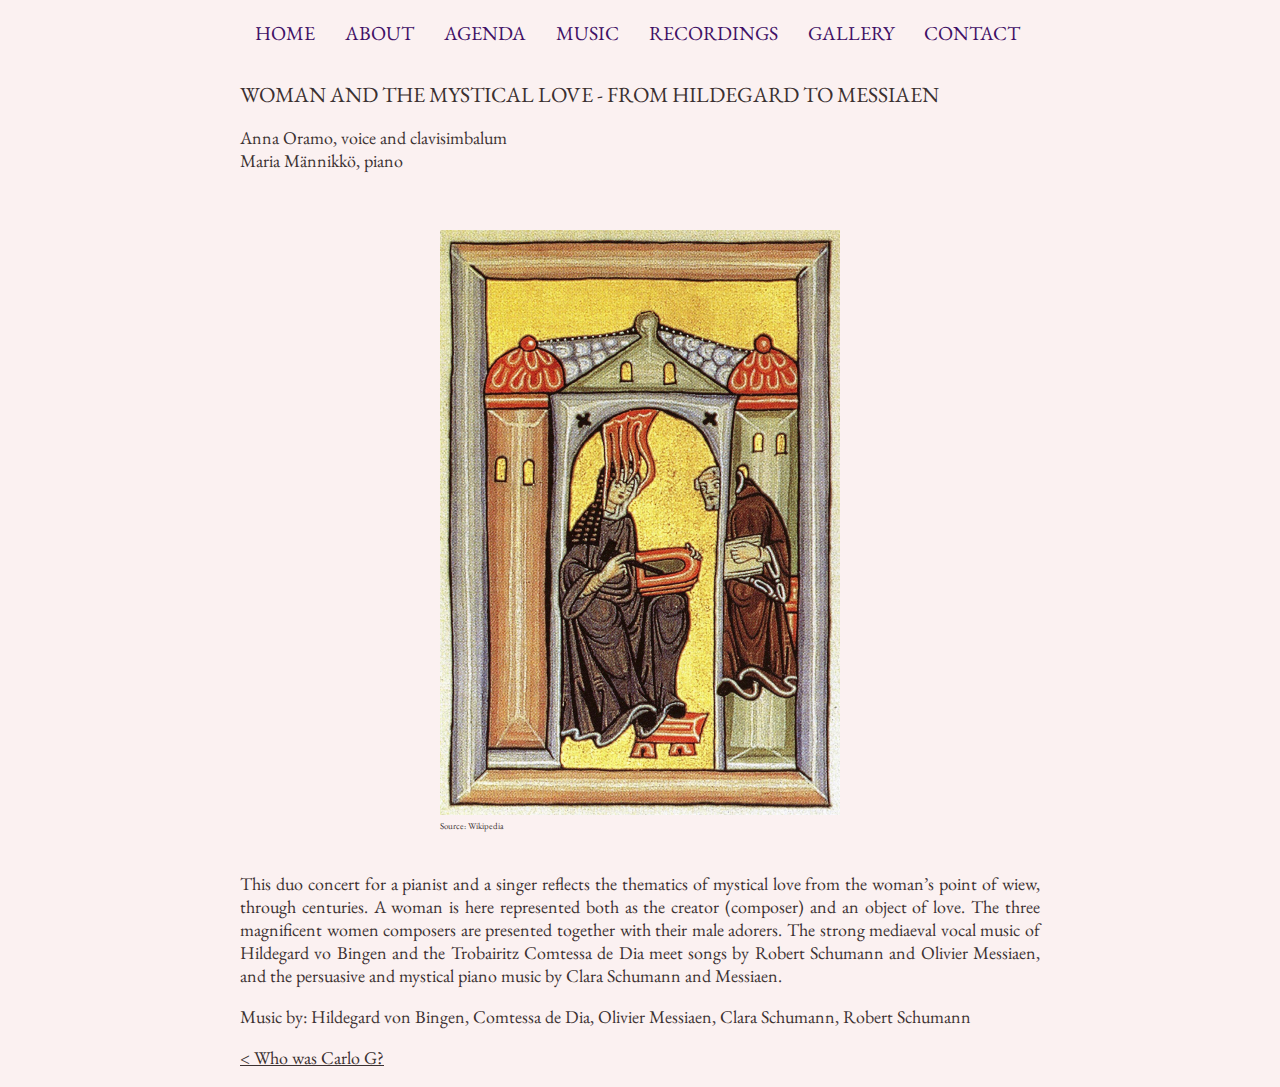
<file: woman.html>
<!DOCTYPE html>
<html>
	<head>
		<meta charset="UTF-8">
		<title>Woman and the Mystical Love</title>
		<link rel="stylesheet" href="anna.css">
	</head>
	<body>
		<menu class="hauptmenu">
		<li><a href="index.html" 	   class="menubutton">HOME</a></li>
		<li><a href="about.html"       class="menubutton">ABOUT</a></li>
		<li><a href="agenda.html"      class="menubutton">AGENDA</a></li>
		<li><a href="music.html"       class="menubutton">MUSIC</a></li>
		<li><a href="recordings.html"  class="menubutton">RECORDINGS</a></li>
		<li><a href="gallery.html"     class="menubutton">GALLERY</a></li>
		<li><a href="contact.html"     class="menubutton">CONTACT</a></li>
		</menu>
		
		<h5>
			WOMAN AND THE MYSTICAL LOVE - FROM HILDEGARD TO MESSIAEN
		</h5>
		<p>
			Anna Oramo, voice and clavisimbalum<br>
			Maria Männikkö, piano
		</p>
		
		<img alt="Hildegard" src="pics/Hildegard_von_Bingen.jpg" class="photogr">
		<p class="photogr">Source: Wikipedia</p>
				
		<p class="block">
			This duo concert for a pianist and a singer reflects the thematics of mystical love from the woman’s point of wiew, through centuries. 
			A woman is here represented both as the creator (composer) and an object of love. 
			The three magnificent women composers are presented together with their male adorers. 
			The strong mediaeval vocal music of Hildegard vo Bingen and the Trobairitz Comtessa de Dia meet songs by Robert Schumann and Olivier Messiaen, 
			and the persuasive and mystical piano music by Clara Schumann and Messiaen.
		</p>
		<p>
			Music by: Hildegard von Bingen, Comtessa de Dia, Olivier Messiaen, Clara Schumann, Robert Schumann	
		</p>
		
		<p style="text-align:left;">
    		<a href="carlo.html">&lt; Who was Carlo G?</a>
		</p>

	</body>	
</html>
</file>
<file: anna.css>
@charset "UTF-8";

/* eb-garamond-regular - latin */
@font-face {
  font-family: 'EB Garamond';
  font-style: normal;
  font-weight: 400;
  src: local(''),
       /*url('fonts/eb-garamond-v26-latin-regular.eot?#iefix') format('embedded-opentype'), /* IE6-IE8 */
       url('fonts/eb-garamond-v26-latin-regular.woff2') format('woff2'), /* Super Modern Browsers */
       url('fonts/eb-garamond-v26-latin-regular.woff') format('woff'), /* Modern Browsers */
       url('fonts/eb-garamond-v26-latin-regular.ttf') format('truetype'); /* Safari, Android, iOS */
}

html {
	display: table;
	margin: auto;
}

body {
	background-color: #fbf1f1;
	display: table-cell;
	vertical-align: middle;
	font-family: "EB Garamond";
	color: #3b3131;
	width: 800px;
	font-size: 18px;
}

h1 {
	font-weight: normal;
	font-size: 3.6em;
	text-align: center;
	margin-top: 4px;
}

h2 {
	font-weight: normal;
	font-size: 2.8em;
	text-align: center;
}

h3 {
	font-weight: normal;
	font-size: 2.2em;
	text-align: center;
}

h4 {
	font-weight: bold;
	font-size: 1.2em;
	text-align: left;
}

h5 {
	font-weight: normal;
	font-size: 1.2em;
	text-align: left;
	margin-top: 10px;
	margin-bottom: 10px;
}

h6 {
	font-weight: normal;
	font-size: 1.8em;
	text-align: center;
	margin-bottom: 100px;	
}

p {
	font-weight: normal;
	font-size: 1em;
}

a {
	color: #3b3131;
}

a:hover {
	color: #3f1066;
}

span {
	font-size: 1em;
}

.portrait {
	width: 600px;
	margin-left: 100px;
	margin-top: 40px;
	margin-bottom: 40px;
}

.photogr {
	width: 400px;
	margin-left: 200px;
	margin-top: 40px;
	margin-bottom: 0px;
}

p.photogr {
	font-size: 0.5em;
	margin-left:200px;
	margin-top: 0px;
	margin-bottom: 40px;
}

.cd {
	width: 100px;
	float: left;
	margin-right: 24px;
}

p.cd {
	width: 800px;
	text-align: justify;
	clear: left;
	margin-top: 0px;
	margin-bottom: 60px;
}

.source {
	text-align: center;
}

.block {
	text-align: justify;
	width: 800px;
}

/***********/
/*hauptmenü*/
/***********/
.hauptmenu {
	display: flex;
	list-style: none;
	padding: 0;
	width: 800px;
 	height: 40px;
	font-size: 1.1em;
}

.menubutton {
	width: 100%;
	padding: 4px 15px;
	color: #3f1066;
	text-decoration: none;
	border: none;
}

.menubutton:hover{
	text-decoration: underline;	
}

.menubutton_active {
	width: 100%;
	padding: 4px 15px;
	/*color: #91764a;*/
	/*color: #3a0b61;*/
	color: #3f1066;
	/*background-color: #f1d6aa;*/
	text-decoration: underline;
	border: none;
}
/****************/
/*hauptmenü ende*/
/****************/

/*********/
/*Termine*/
/*********/
h1.month {
	font-size: 1.4em;
	font-style: italic;
	/*color: #91764a;*/
	text-align: left;
	margin-top: 60px;
}

/*.play {
	color: #91764a;
}*/

p.play {
	font-size: 1em;
	margin-left: 0px;
	margin-top: 4px;
}

h1.play {
	font-size: 1.2em;
	font-weight: bold;
	text-align: left;
	margin-left: 0px;
	margin-bottom: 0px;
}


h2.play {
	font-size: 1.2em;
	text-align: left;
	margin-left: 0px;
	margin-bottom: 0px;
}

/*.sing {
	color: #91764a;
}*/

p.sing {
	font-size: 1em;
	margin-left: 20px;
}

h1.sing {
	font-size: 1.2em;
	text-align: left;
	margin-left: 0px;
}


h2.sing {
	font-size: 1.2em;
	text-align: left;
	margin-left: 0px;
	margin-bottom: 0px;
}

/****************/
/*programme-menü*/
/****************/
.prog_menu {
	display: flex;
	list-style: none;
	padding: 0;
	width: 800px;
	justify-content: center;
}

.prev {
	text-align: left;
}

.prev:hover {
	text-decoration: underline;
}

.here {
	text-align: center;
	width: 600px;
}

.next {
	text-align: right;
}

.next:hover {
	text-decoration: underline;
}

/***********************/
/*programme-menü - ende*/
/***********************/

.thanks {
	margin-top: 100px;
	margin-bottom: 100px;
}

.small {
	float: left;
	width: 30px;
	margin-left: 20px;
	margin-right:20px;
}

menu.small {
	width: 140px;
	margin-top: 100px;
	margin-left: 330px;
	padding: 0px;
}

.button {
	width: 280px;
	margin-left: 248px;
	font-size: 1.8em;
	border: 2px solid #3b3131;
	background-color: #ebe1e1;
	padding: 10px;
	text-decoration: none;
}

.button:active {
	background-color: #fbf1f1;
	text-decoration: none;
}

.button:hover {
	background-color: #fbf1f1;
	text-decoration: none;
}
</file>
